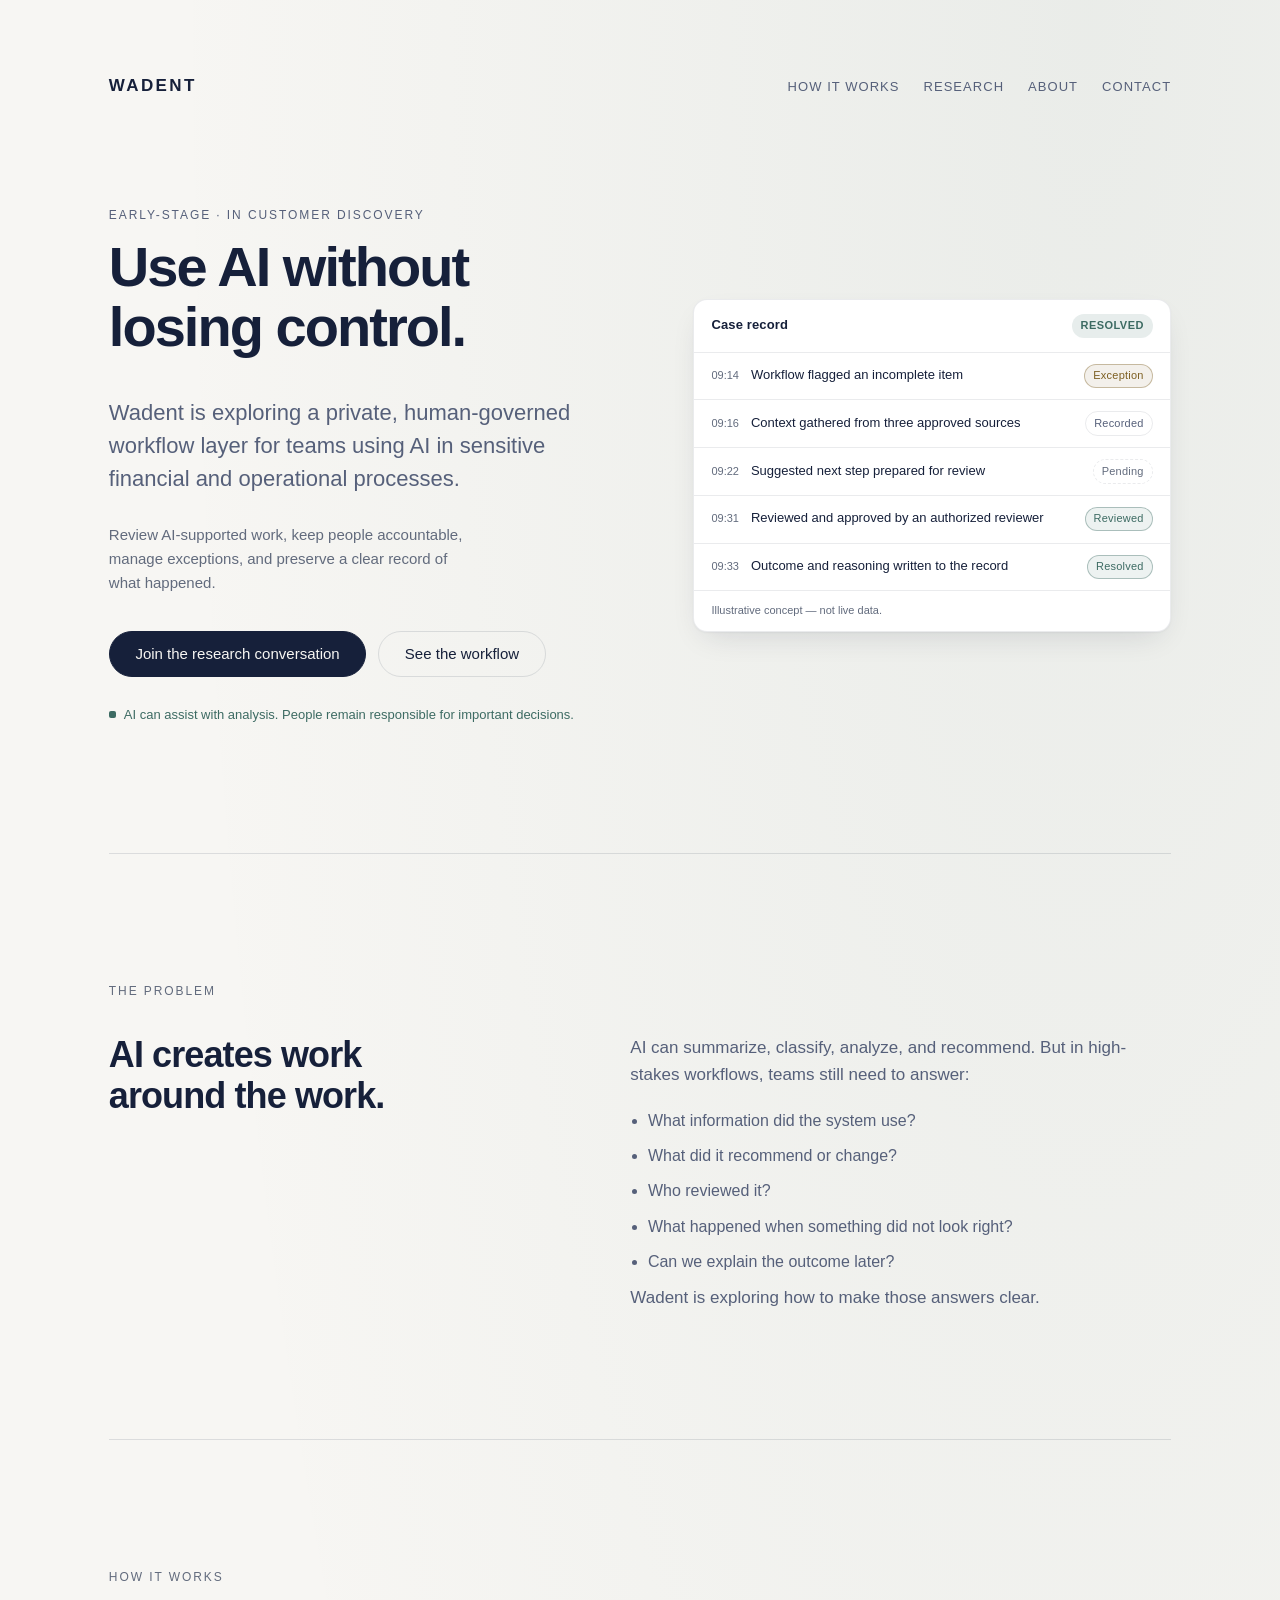
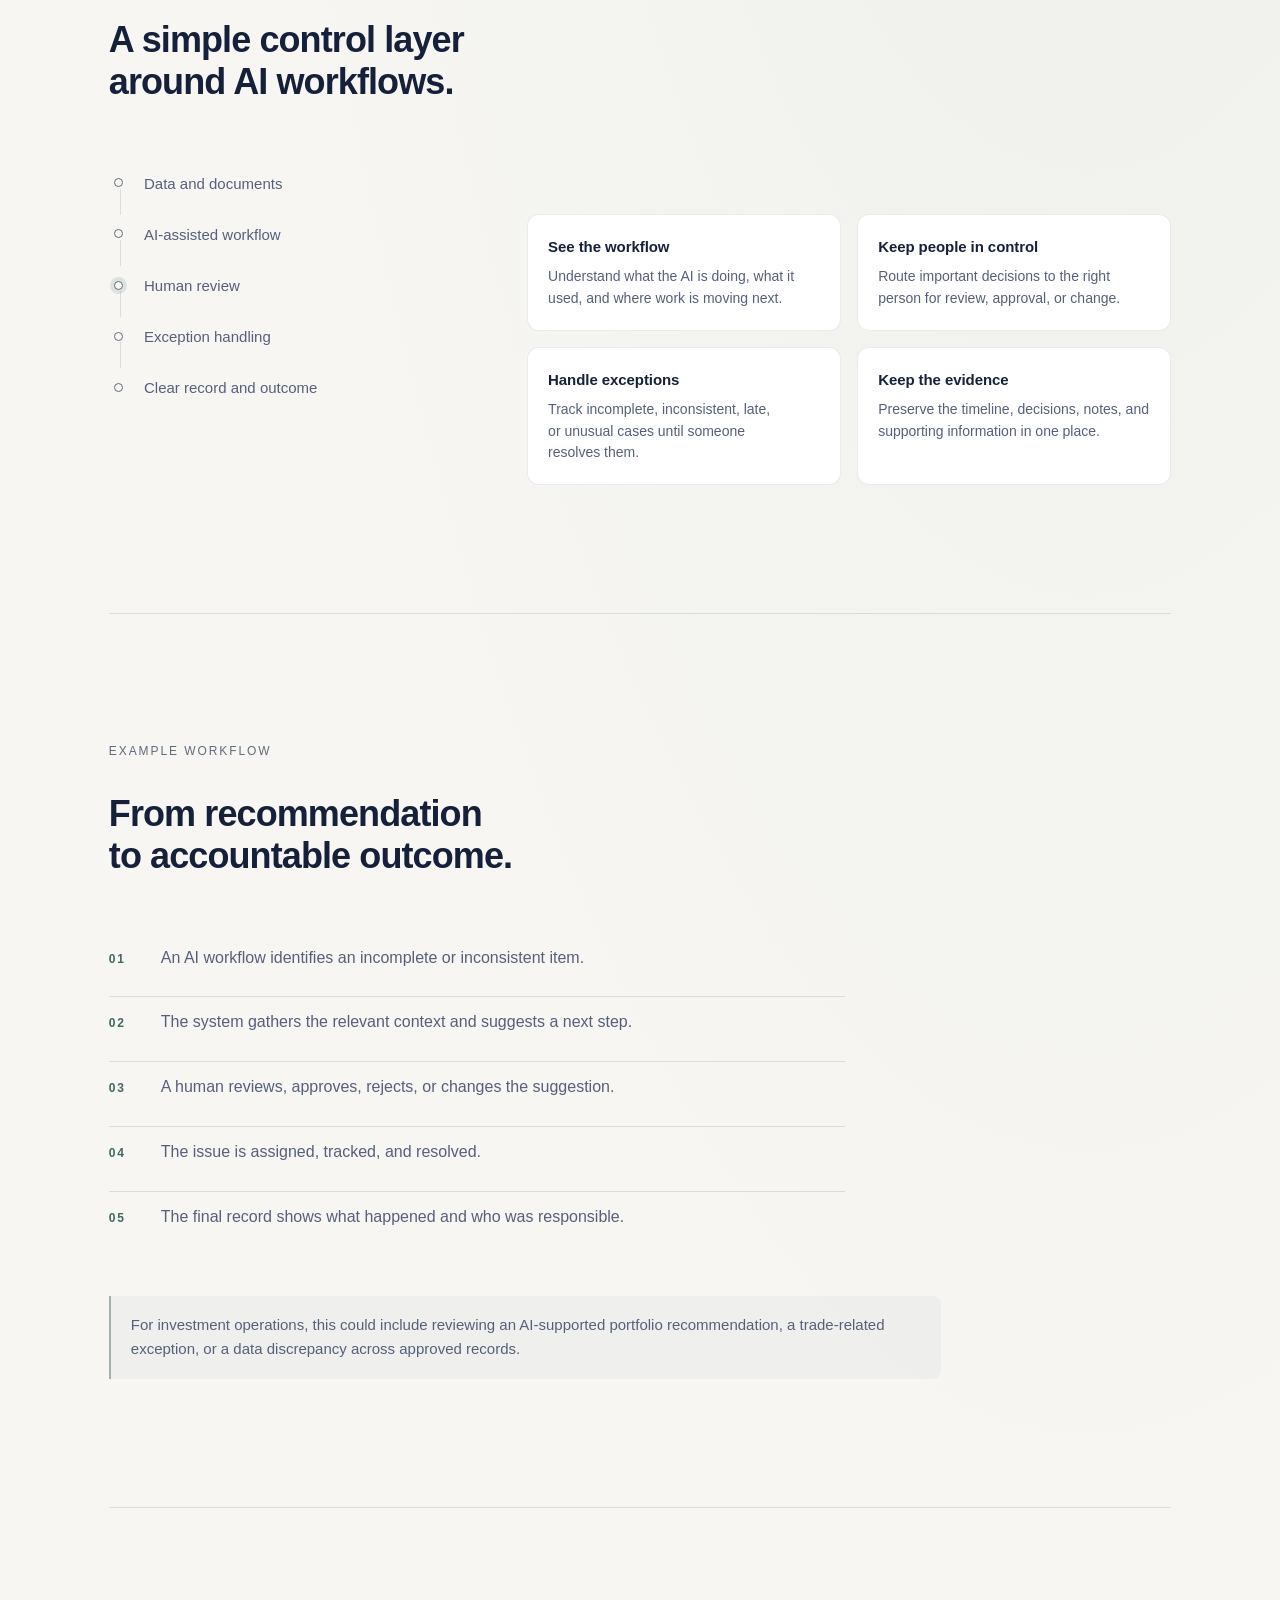
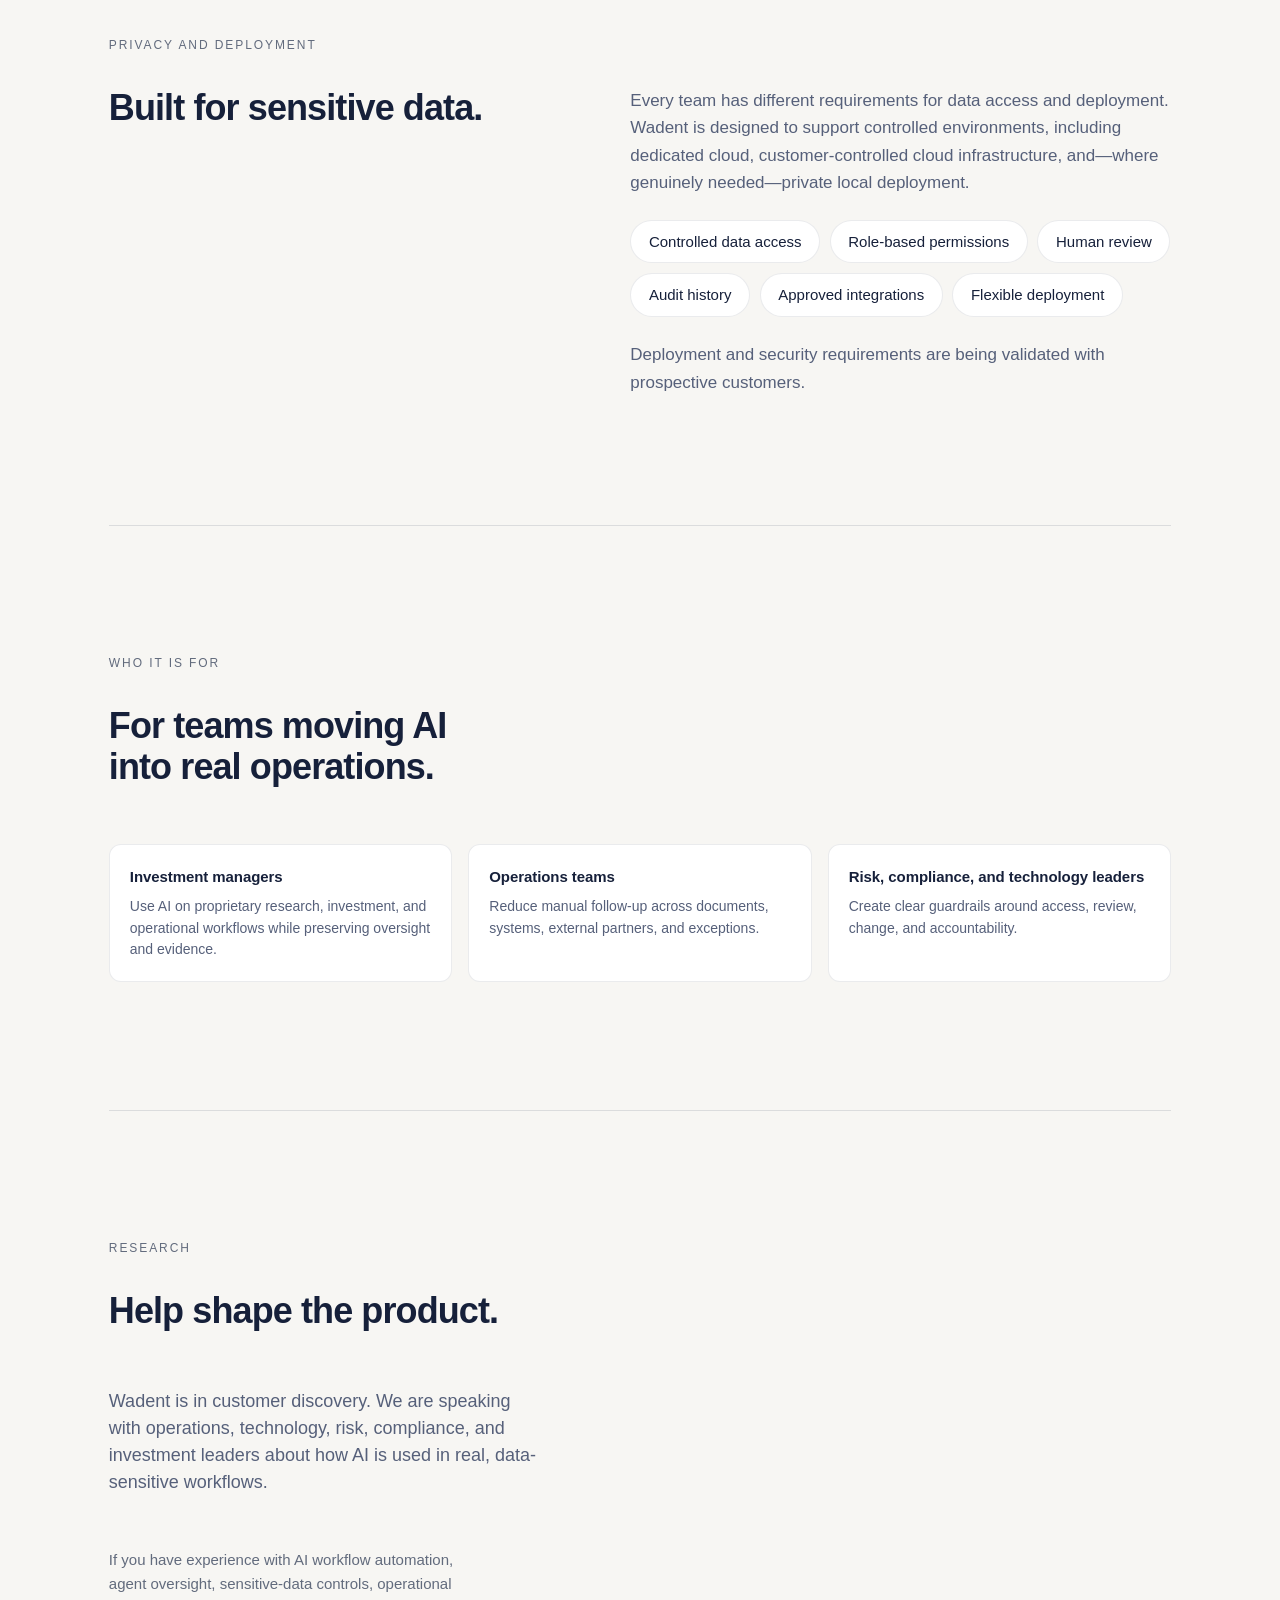
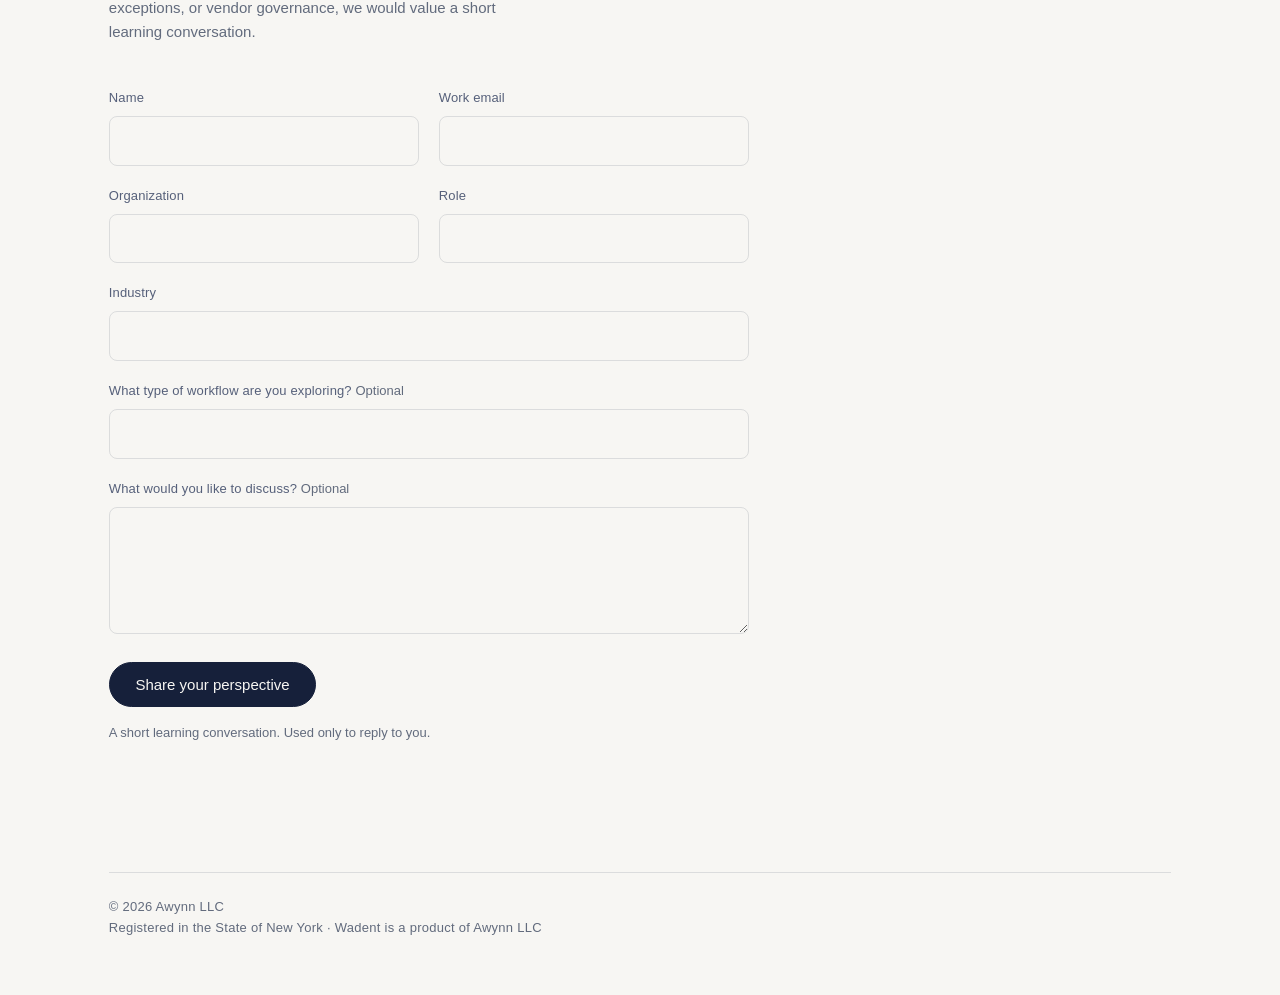
<file: index.html>
<!DOCTYPE html>
<html lang="en">
<head>
<meta charset="utf-8">
<meta name="viewport" content="width=device-width, initial-scale=1">
<title>Wadent &mdash; Use AI without losing control</title>
<meta name="description" content="Wadent is exploring a private, human-governed workflow layer for teams using AI in sensitive financial and operational processes.">
<meta name="robots" content="noindex, nofollow">
<meta property="og:title" content="Wadent &mdash; Use AI without losing control">
<meta property="og:description" content="A workflow and evidence layer for AI-enabled operations in regulated financial services.">
<meta property="og:type" content="website">
<link rel="icon" href="data:image/svg+xml,<svg xmlns='http://www.w3.org/2000/svg' viewBox='0 0 32 32'><rect width='32' height='32' rx='6' fill='%231b2434'/><text x='16' y='22' font-family='Helvetica,Arial,sans-serif' font-size='16' font-weight='600' fill='%23f7f6f3' text-anchor='middle'>W</text></svg>">
<link rel="stylesheet" href="styles.css">
</head>
<body>
  <div class="page page--wide">
    <header class="masthead">
      <a class="wordmark" href="./">Wadent</a>
      <nav class="nav">
        <a href="#how-it-works">How it works</a>
        <a href="research.html">Research</a>
        <a href="about.html">About</a>
        <a href="#contact">Contact</a>
      </nav>
    </header>

    <main>
      <!-- ============================= 1. Hero ============================ -->
      <section class="section section--hero">
        <div class="hero-grid">
          <div class="hero-copy">
            <p class="eyebrow">Early-stage &middot; in customer discovery</p>

            <h1 class="display">Use AI without losing control.</h1>

            <p class="lede">Wadent is exploring a private, human-governed workflow layer for
            teams using AI in sensitive financial and operational processes.</p>

            <p class="support">Review AI-supported work, keep people accountable, manage
            exceptions, and preserve a clear record of what happened.</p>

            <div class="btn-row">
              <a class="btn btn--primary" href="#contact">Join the research conversation</a>
              <a class="btn btn--ghost" href="#how-it-works">See the workflow</a>
            </div>

            <p class="trust-line"><span class="lock" aria-hidden="true"></span>AI can assist with
            analysis. People remain responsible for important decisions.</p>
          </div>

          <figure class="panel" aria-labelledby="hero-cap">
            <div class="panel-bar">
              <span class="panel-title">Case record</span>
              <span class="state state--resolved">Resolved</span>
            </div>

            <ol class="timeline">
              <li class="tl">
                <span class="tl-time">09:14</span>
                <span class="tl-body">Workflow flagged an incomplete item</span>
                <span class="tag tag--exception">Exception</span>
              </li>
              <li class="tl">
                <span class="tl-time">09:16</span>
                <span class="tl-body">Context gathered from three approved sources</span>
                <span class="tag">Recorded</span>
              </li>
              <li class="tl">
                <span class="tl-time">09:22</span>
                <span class="tl-body">Suggested next step prepared for review</span>
                <span class="tag tag--pending">Pending</span>
              </li>
              <li class="tl">
                <span class="tl-time">09:31</span>
                <span class="tl-body">Reviewed and approved by an authorized reviewer</span>
                <span class="tag tag--reviewed">Reviewed</span>
              </li>
              <li class="tl">
                <span class="tl-time">09:33</span>
                <span class="tl-body">Outcome and reasoning written to the record</span>
                <span class="tag tag--reviewed">Resolved</span>
              </li>
            </ol>

            <figcaption class="panel-cap" id="hero-cap">Illustrative concept &mdash; not live data.</figcaption>
          </figure>
        </div>
      </section>

      <!-- =========================== 2. Problem =========================== -->
      <section class="section">
        <p class="section-label">The problem</p>
        <div class="split">
          <h2 class="heading">AI creates work around the work.</h2>
          <div class="prose">
            <p>AI can summarize, classify, analyze, and recommend. But in high-stakes
            workflows, teams still need to answer:</p>
            <ul class="bullets">
              <li>What information did the system use?</li>
              <li>What did it recommend or change?</li>
              <li>Who reviewed it?</li>
              <li>What happened when something did not look right?</li>
              <li>Can we explain the outcome later?</li>
            </ul>
            <p>Wadent is exploring how to make those answers clear.</p>
          </div>
        </div>
      </section>

      <!-- ========================= 3. How it works ======================== -->
      <section class="section" id="how-it-works">
        <p class="section-label">How it works</p>
        <h2 class="heading">A simple control layer around AI workflows.</h2>

        <div class="works-grid">
          <ol class="pipeline">
            <li>Data and documents</li>
            <li>AI-assisted workflow</li>
            <li class="pipeline-human">Human review</li>
            <li>Exception handling</li>
            <li>Clear record and outcome</li>
          </ol>

          <ul class="cards cards--two">
            <li>
              <h3>See the workflow</h3>
              <p>Understand what the AI is doing, what it used, and where work is moving next.</p>
            </li>
            <li>
              <h3>Keep people in control</h3>
              <p>Route important decisions to the right person for review, approval, or change.</p>
            </li>
            <li>
              <h3>Handle exceptions</h3>
              <p>Track incomplete, inconsistent, late, or unusual cases until someone resolves them.</p>
            </li>
            <li>
              <h3>Keep the evidence</h3>
              <p>Preserve the timeline, decisions, notes, and supporting information in one place.</p>
            </li>
          </ul>
        </div>
      </section>

      <!-- ======================= 4. Example workflow ====================== -->
      <section class="section">
        <p class="section-label">Example workflow</p>
        <h2 class="heading">From recommendation to accountable outcome.</h2>

        <ol class="steps-num">
          <li><span class="step-num">01</span><p>An AI workflow identifies an incomplete or inconsistent item.</p></li>
          <li><span class="step-num">02</span><p>The system gathers the relevant context and suggests a next step.</p></li>
          <li><span class="step-num">03</span><p>A human reviews, approves, rejects, or changes the suggestion.</p></li>
          <li><span class="step-num">04</span><p>The issue is assigned, tracked, and resolved.</p></li>
          <li><span class="step-num">05</span><p>The final record shows what happened and who was responsible.</p></li>
        </ol>

        <p class="callout">For investment operations, this could include reviewing an
        AI-supported portfolio recommendation, a trade-related exception, or a data
        discrepancy across approved records.</p>
      </section>

      <!-- ==================== 5. Privacy and deployment =================== -->
      <section class="section">
        <p class="section-label">Privacy and deployment</p>
        <div class="split">
          <h2 class="heading">Built for sensitive data.</h2>
          <div class="prose">
            <p>Every team has different requirements for data access and deployment. Wadent is
            designed to support controlled environments, including dedicated cloud,
            customer-controlled cloud infrastructure, and&mdash;where genuinely
            needed&mdash;private local deployment.</p>

            <ul class="segments segments--plain">
              <li>Controlled data access</li>
              <li>Role-based permissions</li>
              <li>Human review</li>
              <li>Audit history</li>
              <li>Approved integrations</li>
              <li>Flexible deployment</li>
            </ul>

            <p class="footnote">Deployment and security requirements are being validated with
            prospective customers.</p>
          </div>
        </div>
      </section>

      <!-- ========================= 6. Who it is for ======================= -->
      <section class="section">
        <p class="section-label">Who it is for</p>
        <h2 class="heading">For teams moving AI into real operations.</h2>

        <ul class="cards">
          <li>
            <h3>Investment managers</h3>
            <p>Use AI on proprietary research, investment, and operational workflows while
            preserving oversight and evidence.</p>
          </li>
          <li>
            <h3>Operations teams</h3>
            <p>Reduce manual follow-up across documents, systems, external partners, and
            exceptions.</p>
          </li>
          <li>
            <h3>Risk, compliance, and technology leaders</h3>
            <p>Create clear guardrails around access, review, change, and accountability.</p>
          </li>
        </ul>
      </section>

      <!-- ========================= 7. Research CTA ======================== -->
      <section class="section section--form" id="contact">
        <p class="section-label">Research</p>
        <h2 class="heading">Help shape the product.</h2>
        <p class="lede lede--sm">Wadent is in customer discovery. We are speaking with
        operations, technology, risk, compliance, and investment leaders about how AI is used in
        real, data-sensitive workflows.</p>
        <p class="support">If you have experience with AI workflow automation, agent oversight,
        sensitive-data controls, operational exceptions, or vendor governance, we would value a
        short learning conversation.</p>

        <form class="form" action="https://formspree.io/f/xeaqzzyv" method="POST">
          <div class="field-row">
            <p class="field">
              <label for="name">Name</label>
              <input id="name" name="name" type="text" autocomplete="name" required>
            </p>
            <p class="field">
              <label for="email">Work email</label>
              <input id="email" name="email" type="email" autocomplete="email" required>
            </p>
          </div>
          <div class="field-row">
            <p class="field">
              <label for="organization">Organization</label>
              <input id="organization" name="organization" type="text" autocomplete="organization">
            </p>
            <p class="field">
              <label for="role">Role</label>
              <input id="role" name="role" type="text" autocomplete="organization-title">
            </p>
          </div>
          <p class="field">
            <label for="industry">Industry</label>
            <input id="industry" name="industry" type="text">
          </p>
          <p class="field">
            <label for="workflow">What type of workflow are you exploring? <span class="opt">Optional</span></label>
            <input id="workflow" name="workflow" type="text">
          </p>
          <p class="field">
            <label for="discuss">What would you like to discuss? <span class="opt">Optional</span></label>
            <textarea id="discuss" name="discuss" rows="4"></textarea>
          </p>

          <!-- Spam trap: real people never fill this in. -->
          <p class="gotcha" aria-hidden="true">
            <label for="company-website">Leave this field empty</label>
            <input id="company-website" name="_gotcha" type="text" tabindex="-1" autocomplete="off">
          </p>

          <button class="btn btn--primary" type="submit">Share your perspective</button>
          <p class="form-note">A short learning conversation. Used only to reply to you.</p>
        </form>
      </section>
    </main>

    <footer class="footer">
      <p class="footer-legal">&copy; 2026 Awynn LLC</p>
      <p class="footer-meta">Registered in the State of New York &middot; Wadent is a product of Awynn LLC</p>
    </footer>
  </div>

  <script src="site.js"></script>
</body>
</html>
</file>
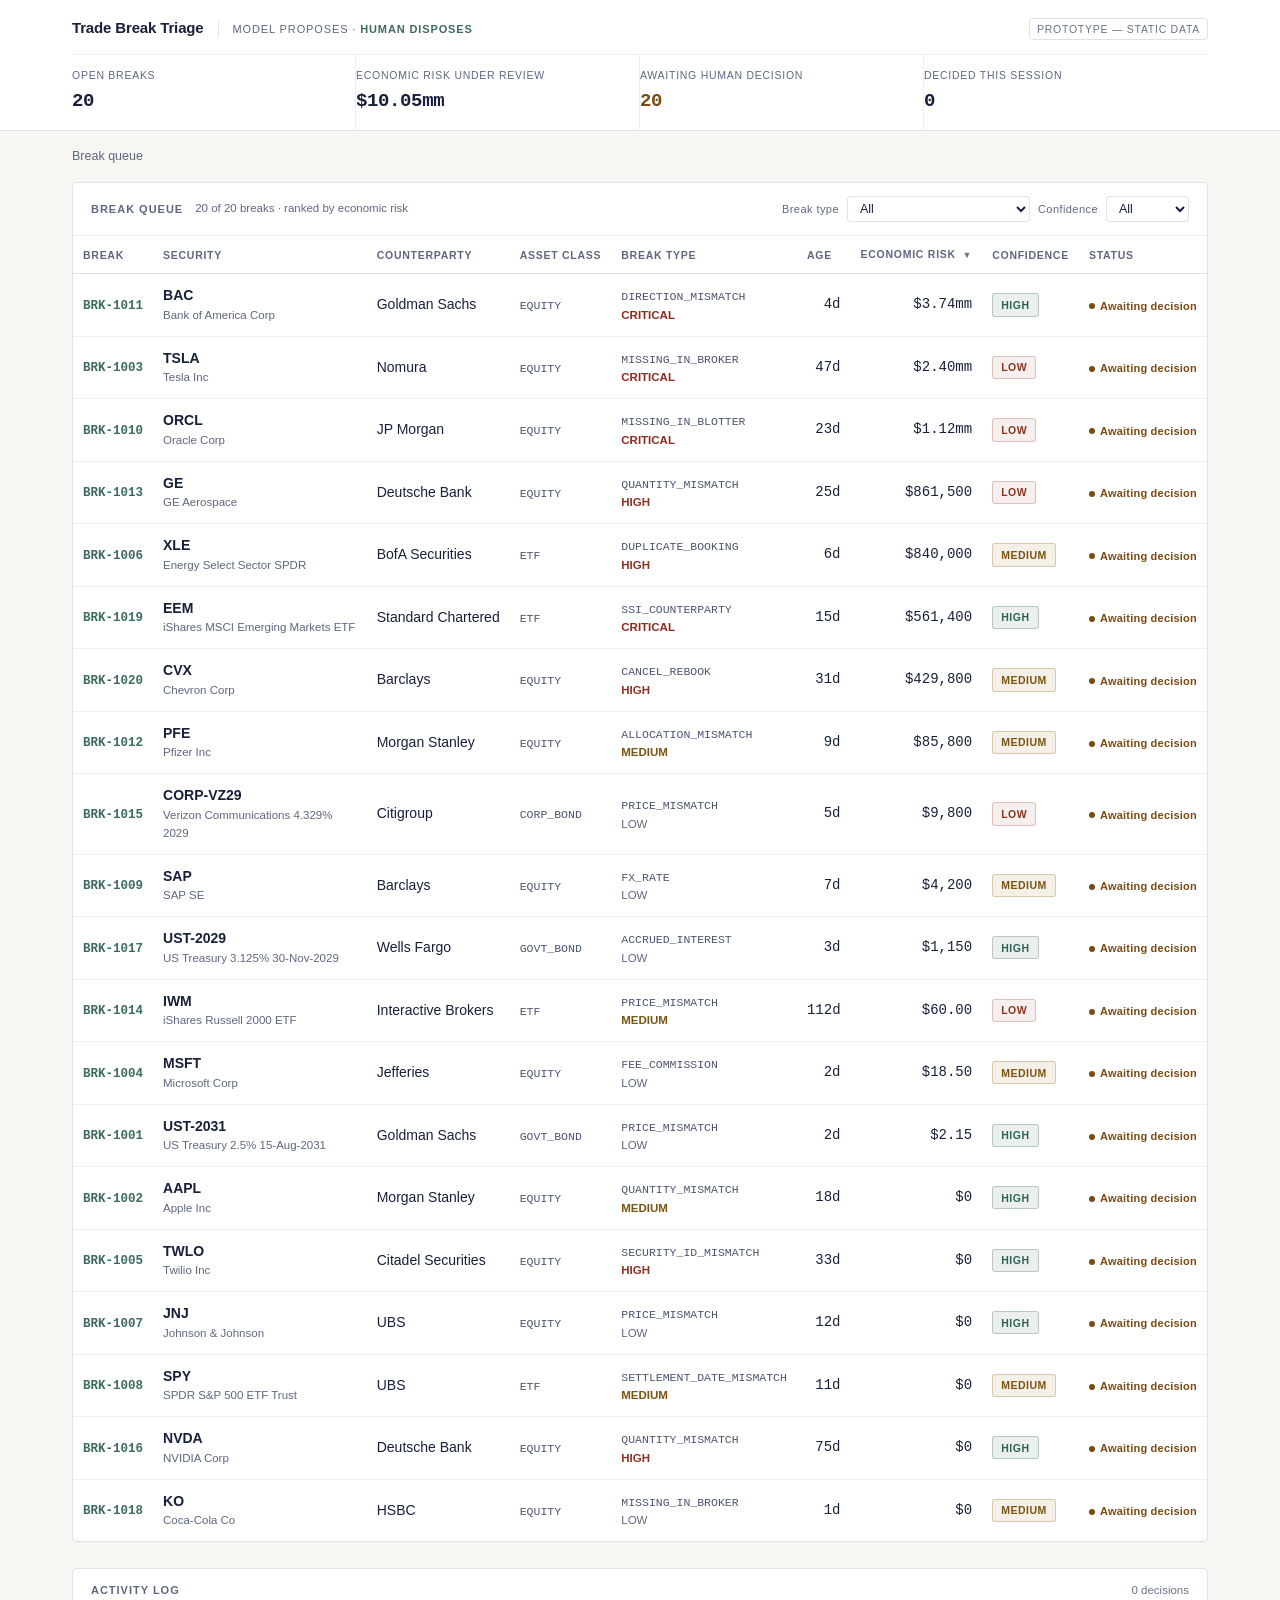
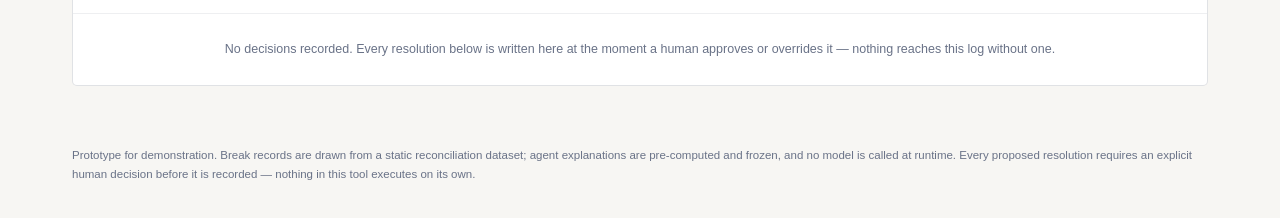
<file: demo/index.html>
<!doctype html>
<html lang="en">
<head>
<meta charset="utf-8">
<meta name="viewport" content="width=device-width, initial-scale=1">
<title>Trade Break Triage — Model proposes, human disposes</title>
<meta name="robots" content="noindex, nofollow">
<style>
  /* Palette is the company site's own token set (styles.css on awynn), so the
     prototype and the page that links to it stay in step. Both follow the
     visitor's system theme through the same prefers-color-scheme query.

     Semantic colours -- confidence, severity, the decision gate -- are held
     apart from the brand accent on purpose: they carry meaning, so they keep
     their own hues rather than collapsing into the site's teal. */
  :root{
    color-scheme:light;

    --bg:#f7f6f3;
    --surface:#ffffff;
    --surface-2:#fbfaf7;
    --ink:#16203a;
    --ink-2:#4c5670;
    --muted:#5d6780;
    --faint:#697287;
    --line:rgba(22,32,58,.13);
    --line-2:rgba(22,32,58,.07);

    --accent:#3d6b63;
    --accent-soft:rgba(61,107,99,.07);
    --accent-line:rgba(61,107,99,.22);

    /* Buttons follow the site: solid ink, ground-coloured label. */
    --btn-bg:#16203a;  --btn-bg-hover:#0f1729;  --btn-fg:#f7f6f3;
    --btn-line:rgba(22,32,58,.22);
    --btn-hover-bg:rgba(22,32,58,.05);
    --btn-hover-line:rgba(22,32,58,.34);

    --approve-bg:#2f6357; --approve-bg-hover:#25514a; --approve-fg:#f7f6f3;

    --hi:#2f6357;  --hi-bg:rgba(61,107,99,.10);   --hi-line:rgba(61,107,99,.30);
    --med:#7a5411; --med-bg:rgba(154,113,38,.11); --med-line:rgba(154,113,38,.30);
    --lo:#8a3524;  --lo-bg:rgba(138,53,36,.08);   --lo-line:rgba(138,53,36,.24);

    --crit:#8a2a20;
    --gate:#7a4a12;
    --gate-bg:rgba(196,148,58,.10);
    --gate-line:rgba(154,113,38,.32);

    --mono:ui-monospace,"SF Mono",Menlo,Consolas,monospace;
    --sans:-apple-system,BlinkMacSystemFont,"Segoe UI",Inter,Roboto,Helvetica,Arial,sans-serif;
    --radius:5px;
  }

  @media (prefers-color-scheme: dark){
    :root{
      color-scheme:dark;

      --bg:#12161f;
      --surface:#1a1f2b;
      --surface-2:#161b25;
      --ink:#eceae5;
      --ink-2:#c2c7d2;
      --muted:#9aa3b5;
      --faint:#828b9f;
      --line:rgba(236,234,229,.14);
      --line-2:rgba(236,234,229,.08);

      --accent:#7fb3a7;
      --accent-soft:rgba(127,179,167,.10);
      --accent-line:rgba(127,179,167,.26);

      --btn-bg:#eceae5;  --btn-bg-hover:#ffffff;  --btn-fg:#12161f;
      --btn-line:rgba(236,234,229,.22);
      --btn-hover-bg:rgba(236,234,229,.06);
      --btn-hover-line:rgba(236,234,229,.34);

      --approve-bg:#7fb3a7; --approve-bg-hover:#93c2b7; --approve-fg:#12161f;

      --hi:#7fb3a7;  --hi-bg:rgba(127,179,167,.13); --hi-line:rgba(127,179,167,.32);
      --med:#d9b06a; --med-bg:rgba(217,176,106,.13); --med-line:rgba(217,176,106,.30);
      --lo:#e0907c;  --lo-bg:rgba(224,144,124,.13); --lo-line:rgba(224,144,124,.30);

      --crit:#e5877a;
      --gate:#d9b06a;
      --gate-bg:rgba(217,176,106,.09);
      --gate-line:rgba(217,176,106,.28);
    }
  }

  *{box-sizing:border-box}
  html,body{margin:0;padding:0}
  body{
    background:var(--bg); color:var(--ink);
    font-family:var(--sans); font-size:14px; line-height:1.55;
    -webkit-font-smoothing:antialiased;
  }
  .num{font-family:var(--mono); font-variant-numeric:tabular-nums}
  button{font-family:inherit; font-size:inherit; cursor:pointer}

  .wrap{max-width:1180px; margin:0 auto; padding:0 22px}

  /* ---------- header ---------- */
  header.top{background:var(--surface); border-bottom:1px solid var(--line)}
  .top-in{display:flex; align-items:baseline; gap:14px; padding:16px 0 14px; flex-wrap:wrap}
  .brand{font-size:15px; font-weight:640; letter-spacing:-.01em}
  .principle{
    font-size:11px; letter-spacing:.08em; text-transform:uppercase;
    color:var(--muted); border-left:1px solid var(--line); padding-left:14px;
  }
  .principle b{color:var(--accent); font-weight:620}
  .demo-tag{
    margin-left:auto; font-size:10.5px; letter-spacing:.07em; text-transform:uppercase;
    color:var(--faint); border:1px solid var(--line); border-radius:3px; padding:2px 7px;
  }

  /* ---------- stat strip ---------- */
  .stats{display:grid; grid-template-columns:repeat(4,1fr); border-top:1px solid var(--line-2)}
  .stat{padding:12px 0 14px; border-right:1px solid var(--line-2)}
  .stat:last-child{border-right:0}
  .stat .k{font-size:10.5px; letter-spacing:.07em; text-transform:uppercase; color:var(--muted)}
  .stat .v{font-family:var(--mono); font-size:19px; font-weight:600; letter-spacing:-.02em; margin-top:3px}
  .stat .v.attn{color:var(--gate)}

  /* ---------- crumb ---------- */
  .crumb{display:flex; align-items:center; gap:9px; padding:16px 0 0; font-size:12.5px; color:var(--muted)}
  .crumb button{
    background:none; border:0; color:var(--accent); padding:0;
    font-weight:530; text-decoration:underline; text-underline-offset:2px;
  }
  .crumb .sep{color:var(--faint)}

  main{padding:0 0 40px}
  .panel{
    background:var(--surface); border:1px solid var(--line);
    border-radius:var(--radius); margin-top:16px;
  }
  .panel-hd{
    padding:13px 18px; border-bottom:1px solid var(--line-2);
    display:flex; align-items:center; gap:12px; flex-wrap:wrap;
  }
  .panel-hd h2{
    margin:0; font-size:11px; letter-spacing:.09em; text-transform:uppercase;
    color:var(--muted); font-weight:620;
  }
  .panel-bd{padding:18px}

  /* ---------- filters ---------- */
  .filters{margin-left:auto; display:flex; gap:8px; align-items:center; flex-wrap:wrap}
  .filters label{font-size:11px; color:var(--muted); letter-spacing:.04em}
  select{
    font-family:inherit; font-size:12.5px; color:var(--ink);
    background:var(--surface); border:1px solid var(--line);
    border-radius:4px; padding:4px 8px;
  }

  /* ---------- table ---------- */
  .tscroll{overflow-x:auto}
  table{width:100%; border-collapse:collapse}
  thead th{
    text-align:left; font-size:10.5px; letter-spacing:.07em; text-transform:uppercase;
    color:var(--muted); font-weight:620; padding:10px 10px;
    border-bottom:1px solid var(--line); white-space:nowrap; user-select:none;
  }
  thead th.sortable{cursor:pointer}
  thead th.sortable:hover{color:var(--ink-2)}
  thead th .arrow{color:var(--faint); font-size:9px; margin-left:3px}
  tbody tr{border-bottom:1px solid var(--line-2); cursor:pointer}
  tbody tr:last-child{border-bottom:0}
  tbody tr:hover{background:var(--surface-2)}
  tbody td{padding:11px 10px; vertical-align:middle}
  th:nth-child(1),td:nth-child(1){width:1%; white-space:nowrap}
  th:nth-child(2),td:nth-child(2){min-width:158px}
  th:nth-child(3),td:nth-child(3){white-space:nowrap}
  td.r{text-align:right}
  .tid{font-family:var(--mono); font-size:12.5px; font-weight:560; color:var(--accent); white-space:nowrap}
  .tick{font-weight:600}
  .sub{font-size:11.5px; color:var(--muted)}
  .cat{font-family:var(--mono); font-size:11.5px; color:var(--ink-2)}

  /* ---------- badges ---------- */
  .badge{
    display:inline-block; font-size:10.5px; letter-spacing:.05em; text-transform:uppercase;
    font-weight:640; padding:2.5px 8px; border-radius:3px; border:1px solid transparent;
    white-space:nowrap;
  }
  .badge.high{color:var(--hi); background:var(--hi-bg); border-color:var(--hi-line)}
  .badge.medium{color:var(--med); background:var(--med-bg); border-color:var(--med-line)}
  .badge.low{color:var(--lo); background:var(--lo-bg); border-color:var(--lo-line)}
  .badge.neutral{color:var(--muted); background:var(--surface-2); border-color:var(--line)}

  .sev{font-size:11.5px; font-weight:600}
  .sev.CRITICAL{color:var(--crit)}
  .sev.HIGH{color:var(--lo)}
  .sev.MEDIUM{color:var(--med)}
  .sev.LOW{color:var(--muted); font-weight:500}

  .status-chip{
    display:inline-flex; align-items:center; gap:5px;
    font-size:11px; font-weight:600; letter-spacing:.02em; white-space:nowrap;
  }
  .status-chip .dot{width:6px; height:6px; border-radius:50%; flex:none}
  .status-chip.pending{color:var(--gate)}
  .status-chip.pending .dot{background:var(--gate)}
  .status-chip.approved{color:var(--hi)}
  .status-chip.approved .dot{background:var(--hi)}
  .status-chip.overridden{color:var(--accent)}
  .status-chip.overridden .dot{background:var(--accent)}

  /* ---------- detail ---------- */
  .detail-hd{padding:18px; border-bottom:1px solid var(--line-2)}
  .detail-title{display:flex; align-items:baseline; gap:11px; flex-wrap:wrap}
  .detail-title .id{font-family:var(--mono); font-size:13px; color:var(--accent); font-weight:600}
  .detail-title h1{margin:0; font-size:19px; font-weight:640; letter-spacing:-.02em}
  .detail-title .isin{font-family:var(--mono); font-size:11.5px; color:var(--faint)}
  .facts{
    display:grid; grid-template-columns:repeat(auto-fit,minmax(142px,1fr));
    gap:14px 20px; margin-top:15px;
  }
  .fact .k{font-size:10.5px; letter-spacing:.06em; text-transform:uppercase; color:var(--muted)}
  .fact .v{font-size:13px; margin-top:2px; font-weight:530; overflow-wrap:anywhere}
  .fact .v.mono{font-family:var(--mono); font-variant-numeric:tabular-nums}

  .split{display:grid; grid-template-columns:1fr 1fr; gap:0; border-top:1px solid var(--line-2)}
  @media (max-width:820px){ .split{grid-template-columns:1fr} }
  .side{padding:18px}
  .side + .side{border-left:1px solid var(--line-2)}
  @media (max-width:820px){ .side + .side{border-left:0; border-top:1px solid var(--line-2)} }
  .side h3{
    margin:0 0 3px; font-size:11px; letter-spacing:.09em; text-transform:uppercase;
    color:var(--muted); font-weight:620;
  }
  .side .src{font-size:11.5px; color:var(--faint); margin-bottom:12px}
  .cmp{width:100%; border-collapse:collapse}
  .cmp td{padding:7px 0; border-bottom:1px solid var(--line-2); font-size:13px}
  .cmp tr:last-child td{border-bottom:0}
  .cmp td.lbl{color:var(--muted); font-size:11.5px; width:44%}
  .cmp td.val{font-family:var(--mono); font-variant-numeric:tabular-nums; text-align:right}
  .cmp tr.mismatch td.val{color:var(--lo); font-weight:600}
  .cmp tr.mismatch td.lbl{color:var(--ink-2); font-weight:530}

  .reason{padding:18px; border-top:1px solid var(--line-2)}
  .reason h3{
    margin:0 0 4px; font-size:11px; letter-spacing:.09em; text-transform:uppercase;
    color:var(--muted); font-weight:620;
  }
  .byline{font-size:11.5px; color:var(--faint); margin-bottom:11px}
  .prose{font-size:14px; line-height:1.68; color:var(--ink-2); max-width:74ch}

  .evidence{margin:16px 0 0; padding:0; list-style:none}
  .evidence li{
    position:relative; padding:5px 0 5px 20px; font-size:12.5px;
    color:var(--ink-2); line-height:1.55;
  }
  .evidence li::before{
    content:""; position:absolute; left:4px; top:12px;
    width:5px; height:5px; border-radius:50%; background:var(--faint);
  }
  .ev-hd{
    font-size:10.5px; letter-spacing:.07em; text-transform:uppercase;
    color:var(--muted); font-weight:620; margin-top:18px;
  }

  .caveat{
    margin-top:16px; padding:12px 14px; background:var(--surface-2);
    border:1px solid var(--line); border-left:2px solid var(--med);
    border-radius:0 4px 4px 0;
  }
  .caveat .h{
    font-size:10.5px; letter-spacing:.07em; text-transform:uppercase;
    color:var(--med); font-weight:640; margin-bottom:4px;
  }
  .caveat p{margin:0; font-size:12.5px; line-height:1.6; color:var(--ink-2); max-width:72ch}

  .ca-ref{
    margin-top:16px; padding:12px 14px; background:var(--accent-soft);
    border:1px solid var(--accent-line); border-radius:4px;
  }
  .ca-ref .h{
    font-size:10.5px; letter-spacing:.07em; text-transform:uppercase;
    color:var(--accent); font-weight:640; margin-bottom:4px;
  }
  .ca-ref p{margin:0; font-size:12.5px; line-height:1.6; color:var(--ink-2); max-width:72ch}

  /* ---------- proposal ---------- */
  .proposal{
    margin:18px; padding:16px 18px; border:1px solid var(--line);
    border-radius:4px; background:var(--surface-2);
  }
  .proposal .h{
    font-size:10.5px; letter-spacing:.07em; text-transform:uppercase;
    color:var(--muted); font-weight:640;
  }
  .proposal .action{font-size:17px; font-weight:640; letter-spacing:-.015em; margin-top:5px}
  .proposal .meta{display:flex; gap:9px; align-items:center; margin-top:9px; flex-wrap:wrap}
  .not-exec{
    font-size:11.5px; color:var(--gate); font-weight:560; margin-top:11px;
    padding-top:10px; border-top:1px solid var(--line);
  }

  .actions-row{padding:0 18px 18px; display:flex; gap:9px; flex-wrap:wrap}

  /* ---------- buttons ---------- */
  .btn{
    border:1px solid var(--btn-line); background:var(--surface); color:var(--ink);
    border-radius:4px; padding:9px 16px; font-weight:560; font-size:13px;
    transition:background .12s,border-color .12s;
  }
  .btn:hover{background:var(--btn-hover-bg); border-color:var(--btn-hover-line)}
  .btn.primary{background:var(--btn-bg); border-color:var(--btn-bg); color:var(--btn-fg)}
  .btn.primary:hover{background:var(--btn-bg-hover); border-color:var(--btn-bg-hover)}
  .btn.approve{background:var(--approve-bg); border-color:var(--approve-bg);
    color:var(--approve-fg); padding:11px 22px}
  .btn.approve:hover{background:var(--approve-bg-hover); border-color:var(--approve-bg-hover)}
  .btn.override{background:var(--surface); border-color:var(--btn-line); color:var(--ink); padding:11px 22px}
  .btn.override:hover{background:var(--btn-hover-bg); border-color:var(--btn-hover-line)}
  .btn:disabled{opacity:.5; cursor:not-allowed}

  /* ---------- decision gate ---------- */
  .gate{
    margin-top:16px; background:var(--surface);
    border:1px solid var(--gate-line); border-left:3px solid var(--gate);
    border-radius:var(--radius);
  }
  .gate-hd{
    padding:13px 20px; background:var(--gate-bg); border-bottom:1px solid var(--gate-line);
    display:flex; align-items:center; gap:10px; flex-wrap:wrap;
  }
  .gate-hd .lbl{
    font-size:11px; letter-spacing:.1em; text-transform:uppercase;
    font-weight:680; color:var(--gate);
  }
  .gate-hd .who{font-size:11.5px; color:var(--muted); margin-left:auto}
  .gate-bd{padding:20px}

  .two-col{display:grid; grid-template-columns:1fr 1fr; gap:0; border:1px solid var(--line); border-radius:4px}
  @media (max-width:760px){ .two-col{grid-template-columns:1fr} }
  .col{padding:15px 17px}
  .col + .col{border-left:1px solid var(--line)}
  @media (max-width:760px){ .col + .col{border-left:0; border-top:1px solid var(--line)} }
  .col h4{
    margin:0 0 2px; font-size:10.5px; letter-spacing:.07em; text-transform:uppercase;
    color:var(--muted); font-weight:640;
  }
  .col .prov{font-size:11px; color:var(--faint); margin-bottom:11px; font-style:italic}
  .kv{display:flex; justify-content:space-between; gap:12px; padding:5px 0; font-size:12.5px}
  .kv .k{color:var(--muted)}
  .kv .v{font-weight:560; text-align:right}
  .kv .v.mono{font-family:var(--mono)}

  .gate-q{
    margin:20px 0 15px; padding:15px 17px; background:var(--surface-2);
    border:1px solid var(--line); border-radius:4px;
  }
  .gate-q .q{font-size:15px; font-weight:620; letter-spacing:-.01em}
  .gate-q .a{font-size:12.5px; color:var(--muted); margin-top:5px; max-width:70ch; line-height:1.6}

  .decide{display:flex; gap:11px; flex-wrap:wrap; align-items:center}
  .decide .hint{font-size:11.5px; color:var(--muted)}

  .override-box{
    margin-top:16px; padding:16px 17px; border:1px solid var(--line);
    border-radius:4px; background:var(--surface-2);
  }
  .override-box h4{
    margin:0 0 10px; font-size:10.5px; letter-spacing:.07em; text-transform:uppercase;
    color:var(--muted); font-weight:640;
  }
  .opts{display:flex; flex-direction:column; gap:1px}
  .opt{
    display:flex; align-items:flex-start; gap:9px; padding:8px 10px;
    border:1px solid transparent; border-radius:4px; cursor:pointer; font-size:13px;
  }
  .opt:hover{background:var(--surface); border-color:var(--line)}
  .opt input{margin:3px 0 0; accent-color:var(--accent)}
  .opt .was{font-size:11px; color:var(--faint); margin-left:6px}
  textarea{
    width:100%; margin-top:11px; font-family:inherit; font-size:13px;
    padding:9px 11px; border:1px solid var(--line); border-radius:4px;
    resize:vertical; min-height:64px; color:var(--ink); background:var(--surface);
  }
  textarea:focus{outline:none; border-color:var(--accent)}

  .confirmed{
    padding:18px 20px; border:1px solid var(--hi-line); border-left:3px solid var(--hi);
    border-radius:var(--radius); background:var(--hi-bg); margin-top:16px;
  }
  .confirmed.ovr{border-color:var(--accent-line); border-left-color:var(--accent); background:var(--accent-soft)}
  .confirmed .h{
    font-size:11px; letter-spacing:.1em; text-transform:uppercase;
    font-weight:680; color:var(--hi); margin-bottom:6px;
  }
  .confirmed.ovr .h{color:var(--accent)}
  .confirmed .what{font-size:16px; font-weight:640; letter-spacing:-.015em}
  .confirmed .meta{font-size:12.5px; color:var(--ink-2); margin-top:7px; line-height:1.65}
  .confirmed .note{
    margin-top:9px; padding-top:9px; border-top:1px solid var(--line);
    font-size:12.5px; color:var(--ink-2); font-style:italic;
  }

  /* ---------- activity log ---------- */
  .log{margin-top:26px; background:var(--surface); border:1px solid var(--line); border-radius:var(--radius)}
  .log-hd{
    padding:13px 18px; border-bottom:1px solid var(--line-2);
    display:flex; align-items:center; gap:12px;
  }
  .log-hd h2{
    margin:0; font-size:11px; letter-spacing:.09em; text-transform:uppercase;
    color:var(--muted); font-weight:620;
  }
  .log-hd .count{font-size:11.5px; color:var(--faint); margin-left:auto}
  .log-bd{max-height:290px; overflow-y:auto}
  .log-empty{padding:26px 18px; text-align:center; color:var(--faint); font-size:12.5px}
  .entry{display:flex; gap:14px; padding:12px 18px; border-bottom:1px solid var(--line-2); font-size:12.5px}
  .entry:last-child{border-bottom:0}
  .entry .ts{font-family:var(--mono); font-size:11.5px; color:var(--faint); flex:none; padding-top:1px}
  .entry .body{flex:1; min-width:0}
  .entry .line1{display:flex; gap:8px; align-items:baseline; flex-wrap:wrap}
  .entry .bid{font-family:var(--mono); font-weight:600; color:var(--accent)}
  .entry .verb{font-weight:620}
  .entry .verb.approved{color:var(--hi)}
  .entry .verb.overridden{color:var(--accent)}
  .entry .det{display:block; color:var(--ink-2); margin-top:3px; line-height:1.55}
  .entry .det s{color:var(--faint); text-decoration-thickness:1px}
  .entry .actor{display:block; font-size:11.5px; color:var(--muted); margin-top:3px}

  footer.foot{
    padding:20px 0 34px; font-size:11.5px; color:var(--faint); line-height:1.65;
  }
  .hidden{display:none!important}
</style>
</head>
<body>

<header class="top">
  <div class="wrap">
    <div class="top-in">
      <span class="brand">Trade Break Triage</span>
      <span class="principle">Model proposes &middot; <b>Human disposes</b></span>
      <span class="demo-tag">Prototype &mdash; static data</span>
    </div>
    <div class="stats">
      <div class="stat"><div class="k">Open breaks</div><div class="v" id="s-open">0</div></div>
      <div class="stat"><div class="k">Economic risk under review</div><div class="v" id="s-risk">$0</div></div>
      <div class="stat"><div class="k">Awaiting human decision</div><div class="v attn" id="s-pending">0</div></div>
      <div class="stat"><div class="k">Decided this session</div><div class="v" id="s-done">0</div></div>
    </div>
  </div>
</header>

<div class="wrap">
  <nav class="crumb" id="crumb"></nav>
  <main>
    <section id="screen-queue"></section>
    <section id="screen-detail" class="hidden"></section>
    <section id="screen-decision" class="hidden"></section>

    <aside class="log">
      <div class="log-hd">
        <h2>Activity log</h2>
        <span class="count" id="log-count">0 decisions</span>
      </div>
      <div class="log-bd" id="log-body">
        <div class="log-empty">
          No decisions recorded. Every resolution below is written here at the moment a
          human approves or overrides it &mdash; nothing reaches this log without one.
        </div>
      </div>
    </aside>
  </main>

  <footer class="foot">
    Prototype for demonstration. Break records are drawn from a static reconciliation
    dataset; agent explanations are pre-computed and frozen, and no model is called at
    runtime. Every proposed resolution requires an explicit human decision before it is
    recorded &mdash; nothing in this tool executes on its own.
  </footer>
</div>

<script type="application/json" id="break-data">{"generated_from":"data/triage.db (run_id 1, rules baseline) + corporate_actions.csv + historical_breaks.csv","note":"Static demo data. Explanations are authored and frozen; no model is called at runtime.","actions":{"AUTO_RESOLVE":"Auto-resolve","CORRECT_STATIC_DATA":"Correct static data","REQUEST_BROKER_CONFIRM":"Request broker re-confirmation","ASSIGN_TRADE_SUPPORT":"Assign to trade support","BLOCK_SETTLEMENT":"Block settlement","ESCALATE_SENIOR_OPS":"Escalate to senior ops","WRITE_OFF_IMMATERIAL":"Write off as immaterial","HOLD_MONITOR":"Hold and monitor"},"history":[{"historical_id":"HIST-001","resolved_date":"2026-05-12","ticker":"AAPL","asset_class":"EQUITY","break_category":"QUANTITY_MISMATCH","root_cause_category":"UNAPPLIED_CORPORATE_ACTION","counterparty":"Morgan Stanley","age_days_at_resolution":"2","economic_risk_usd":"0","resolution_summary":"Applied a four-for-one stock split to the broker-side confirmation terms; cash notional already agreed."},{"historical_id":"HIST-002","resolved_date":"2026-05-19","ticker":"NVDA","asset_class":"EQUITY","break_category":"QUANTITY_MISMATCH","root_cause_category":"UNAPPLIED_CORPORATE_ACTION","counterparty":"Deutsche Bank","age_days_at_resolution":"4","economic_risk_usd":"0","resolution_summary":"Applied a ten-for-one split adjustment; corrected share count and price only."},{"historical_id":"HIST-003","resolved_date":"2026-06-03","ticker":"GE","asset_class":"EQUITY","break_category":"QUANTITY_MISMATCH","root_cause_category":"UNAPPLIED_CORPORATE_ACTION","counterparty":"Deutsche Bank","age_days_at_resolution":"8","economic_risk_usd":"125000","resolution_summary":"Removed a spinoff entitlement incorrectly booked against the parent security; reconciled the separate distribution line."},{"historical_id":"HIST-004","resolved_date":"2026-06-20","ticker":"TSLA","asset_class":"EQUITY","break_category":"MISSING_IN_BROKER","root_cause_category":"GENUINE_TRADE_DISCREPANCY","counterparty":"Nomura","age_days_at_resolution":"3","economic_risk_usd":"980000","resolution_summary":"Counterparty could not locate the execution; trade was cancelled and booking corrected."},{"historical_id":"HIST-005","resolved_date":"2026-06-21","ticker":"IWM","asset_class":"ETF","break_category":"PRICE_MISMATCH","root_cause_category":"ROUNDING_CONVENTION","counterparty":"Interactive Brokers","age_days_at_resolution":"91","economic_risk_usd":"42","resolution_summary":"Agreed price precision convention and closed the residual after an aged-break review."},{"historical_id":"HIST-006","resolved_date":"2026-06-30","ticker":"CORP-AB27","asset_class":"CORPORATE_BOND","break_category":"PRICE_MISMATCH","root_cause_category":"ACCRUAL_CONVENTION","counterparty":"Citigroup","age_days_at_resolution":"2","economic_risk_usd":"7400","resolution_summary":"Aligned clean-price versus dirty-price convention and corrected accrued interest."},{"historical_id":"HIST-007","resolved_date":"2026-07-03","ticker":"ABC","asset_class":"EQUITY","break_category":"SECURITY_ID_MISMATCH","root_cause_category":"STATIC_DATA_ERROR","counterparty":"Citadel Securities","age_days_at_resolution":"11","economic_risk_usd":"0","resolution_summary":"Updated retired identifier in the security master and rematched settlement instructions."},{"historical_id":"HIST-008","resolved_date":"2026-07-08","ticker":"EEM","asset_class":"ETF","break_category":"SSI_COUNTERPARTY","root_cause_category":"STATIC_DATA_ERROR","counterparty":"Standard Chartered","age_days_at_resolution":"1","economic_risk_usd":"420000","resolution_summary":"Blocked settlement and replaced an unapproved standing settlement instruction."}],"breaks":[{"break_id":"BRK-1001","first_detected":"2026-08-02","trade_date":"2026-08-01","settle_date":"2026-08-04","ticker":"UST-2031","security_name":"US Treasury 2.5% 15-Aug-2031","identifier":"US912828ZT0","asset_class":"GOVT_BOND","side":"BUY","currency":"USD","counterparty":"Goldman Sachs","book":"RATES_RV","break_category":"PRICE_MISMATCH","severity":"LOW","materiality":"IMMATERIAL","age_days":2,"trade_notional_usd":4993750.0,"break_value_usd":2.15,"economic_risk_usd":2.15,"description":"Clean price differs in the 6th decimal place. Blotter 99.875000 vs broker 99.875043. Consistent with a rounding convention difference on the broker's confirm engine.","root_cause_category":"ROUNDING_CONVENTION","ai_explanation":"Quantity, currency and settlement all agree. The clean price differs only in the sixth decimal place -- 99.875000 against 99.875043 -- on a $5mm face position, which works out to $2.15. A difference that small on a Treasury is a rounding artefact in the broker's confirm engine, not a pricing disagreement. There is no economic exposure here.","evidence":["Price difference is 0.000043 points; break value $2.15 on $4.99mm notional","Quantity, currency, side and settle date all match exactly","Goldman Sachs confirms carry six-decimal precision; the blotter stores four"],"caveat":null,"confidence":"high","confidence_score":0.79,"ai_suggested_action":"AUTO_RESOLVE","ai_action_label":"Auto-resolve","urgency":"ROUTINE","owner":"PORTFOLIO_ACCOUNTING","sla_hours":120,"escalate_to_human":false,"corporate_action":null,"comparison":[{"label":"Quantity","internal":"5,000,000","external":"5,000,000","match":true},{"label":"Price","internal":"99.8750","external":"99.8750","match":false},{"label":"Side","internal":"BUY","external":"BUY","match":true},{"label":"Currency","internal":"USD","external":"USD","match":true}]},{"break_id":"BRK-1002","first_detected":"2026-07-17","trade_date":"2026-07-16","settle_date":"2026-07-20","ticker":"AAPL","security_name":"Apple Inc","identifier":"037833100","asset_class":"EQUITY","side":"BUY","currency":"USD","counterparty":"Morgan Stanley","book":"US_LONG_SHORT","break_category":"QUANTITY_MISMATCH","severity":"MEDIUM","materiality":"IMMATERIAL","age_days":18,"trade_notional_usd":2350000.0,"break_value_usd":1762500.0,"economic_risk_usd":0.0,"description":"Blotter shows 40000 shares at 58.75; broker confirms 10000 at 235.00. Notional agrees exactly at 2350000. Quantity ratio is exactly 4:1.","root_cause_category":"UNAPPLIED_CORPORATE_ACTION","ai_explanation":"Cash notional agrees exactly at $2,350,000 and the share ratio is precisely 4:1. Apple executed a four-for-one forward split (CA-001) with an ex-date of 2026-07-15, the day before this trade. The blotter is stated in post-split terms and the broker confirmation is not. The position is right; the units are not. No economic loss.","evidence":["Notional agrees exactly: 40,000 x 58.75 = 10,000 x 235.00 = $2,350,000","CA-001: AAPL 4:1 stock split, ex-date 2026-07-15, trade date 2026-07-16","Precedent HIST-001: same signature, same counterparty, resolved in 2 days"],"caveat":null,"confidence":"high","confidence_score":0.85,"ai_suggested_action":"AUTO_RESOLVE","ai_action_label":"Auto-resolve","urgency":"ROUTINE","owner":"PORTFOLIO_ACCOUNTING","sla_hours":120,"escalate_to_human":false,"corporate_action":{"ca_id":"CA-001","action_type":"STOCK_SPLIT","ex_date":"2026-07-15","ratio_or_amount":"4:1","details":"Four-for-one forward stock split. Shares outstanding multiply by 4; price divides by 4. Trades booked on or after the ex-date must be expressed in post-split terms."},"comparison":[{"label":"Quantity","internal":"40,000","external":"10,000","match":false},{"label":"Price","internal":"58.7500","external":"235.0000","match":false},{"label":"Side","internal":"BUY","external":"BUY","match":true},{"label":"Currency","internal":"USD","external":"USD","match":true}]},{"break_id":"BRK-1003","first_detected":"2026-06-18","trade_date":"2026-06-16","settle_date":"2026-06-18","ticker":"TSLA","security_name":"Tesla Inc","identifier":"88160R101","asset_class":"EQUITY","side":"SELL","currency":"USD","counterparty":"Nomura","book":"US_LONG_SHORT","break_category":"MISSING_IN_BROKER","severity":"CRITICAL","materiality":"MATERIAL","age_days":47,"trade_notional_usd":2400400.0,"break_value_usd":2400400.0,"economic_risk_usd":2400400.0,"description":"Fund blotter records a sale of 8500 TSLA. No corresponding trade appears in any broker confirmation file for this or subsequent days. Position has been carried unmatched for seven weeks.","root_cause_category":"GENUINE_TRADE_DISCREPANCY","ai_explanation":"The blotter records a sale of 8,500 TSLA. No matching execution appears in any Nomura confirmation file for the trade date or the seven weeks since. This is not a matching problem -- there is nothing on the other side to match against. Either the trade was never executed and the blotter is carrying a phantom short, or it was executed and the counterparty has lost it. I cannot distinguish between those two from the reconciliation data alone, and they have opposite remedies.","evidence":["No broker record on trade date or on any subsequent file (47 days)","Full notional $2,400,400 is unmatched, not a partial difference","Precedent HIST-004: same ticker and counterparty; on that occasion the counterparty could not locate the execution and the booking was corrected"],"caveat":"The precedent points at a booking error, but a single prior instance is not a basis for assuming the same cause. The position has been carried unmatched for seven weeks, so if it is a real short the exposure is live.","confidence":"low","confidence_score":0.55,"ai_suggested_action":"ESCALATE_SENIOR_OPS","ai_action_label":"Escalate to senior ops","urgency":"SAME_DAY","owner":"TRADE_SUPPORT","sla_hours":8,"escalate_to_human":true,"corporate_action":null,"comparison":[{"label":"Quantity","internal":"8,500","external":"0","match":false},{"label":"Price","internal":"282.4000","external":"--","match":false},{"label":"Side","internal":"SELL","external":"SELL","match":true},{"label":"Currency","internal":"USD","external":"USD","match":true}]},{"break_id":"BRK-1004","first_detected":"2026-08-02","trade_date":"2026-08-01","settle_date":"2026-08-05","ticker":"MSFT","security_name":"Microsoft Corp","identifier":"594918104","asset_class":"EQUITY","side":"BUY","currency":"USD","counterparty":"Jefferies","book":"US_LONG_SHORT","break_category":"FEE_COMMISSION","severity":"LOW","materiality":"IMMATERIAL","age_days":2,"trade_notional_usd":5174400.0,"break_value_usd":18.5,"economic_risk_usd":18.5,"description":"Quantity and price match exactly. Commission on blotter 240.00 vs broker 258.50. Difference of 18.50 on a 5.17m notional trade.","root_cause_category":"FEE_SCHEDULE_DIFFERENCE","ai_explanation":"Quantity and price match to the cent. Commission differs by $18.50 -- $240.00 booked against $258.50 confirmed -- on a $5.17mm trade. The shape is a fee schedule difference: the blotter is applying a flat rate where Jefferies has billed a tiered one. That is the most common cause of a small commission delta, but I have no copy of the agreed schedule to check it against.","evidence":["Trade economics match exactly; the difference is confined to commission","$18.50 on $5,174,400 notional is 0.04 basis points","No corporate action or static data event on MSFT in this period"],"caveat":"Fee schedule inferred from the shape of the difference, not verified against the commission agreement. If the schedule is flat, this is a broker billing error and may repeat across other trades with this counterparty.","confidence":"medium","confidence_score":0.71,"ai_suggested_action":"WRITE_OFF_IMMATERIAL","ai_action_label":"Write off as immaterial","urgency":"ROUTINE","owner":"PORTFOLIO_ACCOUNTING","sla_hours":120,"escalate_to_human":false,"corporate_action":null,"comparison":[{"label":"Quantity","internal":"12,000","external":"12,000","match":true},{"label":"Price","internal":"431.2000","external":"431.2000","match":true},{"label":"Side","internal":"BUY","external":"BUY","match":true},{"label":"Currency","internal":"USD","external":"USD","match":true},{"label":"Commission","internal":"240.00","external":"258.50","match":false}]},{"break_id":"BRK-1005","first_detected":"2026-07-02","trade_date":"2026-07-01","settle_date":"2026-07-06","ticker":"TWLO","security_name":"Twilio Inc","identifier":"90138F102","asset_class":"EQUITY","side":"BUY","currency":"USD","counterparty":"Citadel Securities","book":"TECH_GROWTH","break_category":"SECURITY_ID_MISMATCH","severity":"HIGH","materiality":"MATERIAL","age_days":33,"trade_notional_usd":2892000.0,"break_value_usd":2892000.0,"economic_risk_usd":0.0,"description":"Quantity price and notional all agree. Blotter carries CUSIP 90138F102; broker confirm carries 90138F201. Trade cannot be matched on identifier and will not settle in its current state.","root_cause_category":"STATIC_DATA_ERROR","ai_explanation":"Quantity, price and notional all agree. The two sides disagree only on the security identifier: the blotter carries CUSIP 90138F102, Citadel confirms 90138F201. Twilio reincorporated and the old CUSIP was retired on 2026-06-30 (CA-003), the day before this trade. The security master was not updated. The trade cannot settle in its current state -- not because the economics are wrong, but because the identifier will not match.","evidence":["CA-003: TWLO identifier change, 90138F102 retired 2026-06-30; trade date 2026-07-01","Quantity, price and notional agree exactly; only the identifier differs","Precedent HIST-007: same counterparty, resolved by updating the security master"],"caveat":null,"confidence":"high","confidence_score":0.82,"ai_suggested_action":"CORRECT_STATIC_DATA","ai_action_label":"Correct static data","urgency":"NEXT_BUSINESS_DAY","owner":"OPS_SETTLEMENTS","sla_hours":24,"escalate_to_human":false,"corporate_action":{"ca_id":"CA-003","action_type":"IDENTIFIER_CHANGE","ex_date":"2026-06-30","ratio_or_amount":"","details":"Reincorporation resulting in a new CUSIP. Old CUSIP 90138F102 retired effective 2026-06-30; new CUSIP 90138F201. Ticker unchanged."},"comparison":[{"label":"Quantity","internal":"30,000","external":"30,000","match":true},{"label":"Price","internal":"96.4000","external":"96.4000","match":true},{"label":"Side","internal":"BUY","external":"BUY","match":true},{"label":"Currency","internal":"USD","external":"USD","match":true},{"label":"CUSIP","internal":"90138F102","external":"90138F201","match":false}]},{"break_id":"BRK-1006","first_detected":"2026-07-29","trade_date":"2026-07-28","settle_date":"2026-07-30","ticker":"XLE","security_name":"Energy Select Sector SPDR","identifier":"81369Y506","asset_class":"ETF","side":"BUY","currency":"USD","counterparty":"BofA Securities","book":"MACRO_OVERLAY","break_category":"DUPLICATE_BOOKING","severity":"HIGH","materiality":"MATERIAL","age_days":6,"trade_notional_usd":1680000.0,"break_value_usd":840000.0,"economic_risk_usd":840000.0,"description":"Broker file contains two identical fills of 20000 at 84.00 with different execution IDs. Blotter has one. Trade was executed as a give-up; suspected double-capture on the clearing side.","root_cause_category":"DUPLICATE_CAPTURE","ai_explanation":"The BofA file contains two identical fills of 20,000 XLE at 84.00 under different execution IDs. The blotter has one. The trade was executed as a give-up, and double-capture on the clearing side is the usual explanation when two fills are identical in every field except the execution ID. The alternative -- that the fund genuinely bought 40,000 and only booked half -- would leave a cash movement I do not see.","evidence":["Two broker fills identical in quantity, price and timestamp; execution IDs differ","Give-up trade: clearing broker and executing broker are separate parties","No second cash movement on the fund side to support a 40,000 share purchase"],"caveat":"Duplicate capture is inferred from the identical fills. Confirming it needs the executing broker's record, which is not in the reconciliation feed.","confidence":"medium","confidence_score":0.73,"ai_suggested_action":"REQUEST_BROKER_CONFIRM","ai_action_label":"Request broker re-confirmation","urgency":"NEXT_BUSINESS_DAY","owner":"TRADE_SUPPORT","sla_hours":24,"escalate_to_human":false,"corporate_action":null,"comparison":[{"label":"Quantity","internal":"20,000","external":"40,000","match":false},{"label":"Price","internal":"84.0000","external":"84.0000","match":true},{"label":"Side","internal":"BUY","external":"BUY","match":true},{"label":"Currency","internal":"USD","external":"USD","match":true},{"label":"Fill count","internal":"1","external":"2","match":false},{"label":"Execution IDs","internal":"EXC-77120","external":"EXC-77120, EXC-77414","match":false}]},{"break_id":"BRK-1007","first_detected":"2026-07-23","trade_date":"2026-07-22","settle_date":"2026-07-24","ticker":"JNJ","security_name":"Johnson & Johnson","identifier":"478160104","asset_class":"EQUITY","side":"BUY","currency":"USD","counterparty":"UBS","book":"US_LONG_SHORT","break_category":"PRICE_MISMATCH","severity":"LOW","materiality":"IMMATERIAL","age_days":12,"trade_notional_usd":1345600.0,"break_value_usd":9920.0,"economic_risk_usd":0.0,"description":"Quantity matches. Blotter price 168.20 vs broker 169.44. Difference of exactly 1.24 per share across the full 8000 share lot.","root_cause_category":"UNAPPLIED_CORPORATE_ACTION","ai_explanation":"Quantity matches. The price differs by exactly 1.24 per share across the full 8,000 share lot. Johnson & Johnson went ex-dividend on 2026-07-22 at exactly 1.24 per share (CA-002) -- the trade date. One side priced the trade cum-dividend and the other ex-dividend. The $9,920 apparent difference is the dividend entitlement, not a pricing error.","evidence":["Price difference is 1.2400 per share, matching CA-002 to the cent","CA-002: JNJ cash dividend 1.24, ex-date 2026-07-22 = trade date","Difference applies uniformly across all 8,000 shares"],"caveat":null,"confidence":"high","confidence_score":0.85,"ai_suggested_action":"AUTO_RESOLVE","ai_action_label":"Auto-resolve","urgency":"ROUTINE","owner":"PORTFOLIO_ACCOUNTING","sla_hours":120,"escalate_to_human":false,"corporate_action":{"ca_id":"CA-002","action_type":"CASH_DIVIDEND","ex_date":"2026-07-22","ratio_or_amount":"1.24","details":"Quarterly cash dividend of 1.24 per share. Prices quoted on or after the ex-date trade without entitlement to the dividend."},"comparison":[{"label":"Quantity","internal":"8,000","external":"8,000","match":true},{"label":"Price","internal":"168.2000","external":"169.4400","match":false},{"label":"Side","internal":"BUY","external":"BUY","match":true},{"label":"Currency","internal":"USD","external":"USD","match":true}]},{"break_id":"BRK-1008","first_detected":"2026-07-24","trade_date":"2026-07-23","settle_date":"2026-07-24","ticker":"SPY","security_name":"SPDR S&P 500 ETF Trust","identifier":"78462F103","asset_class":"ETF","side":"SELL","currency":"USD","counterparty":"UBS","book":"MACRO_OVERLAY","break_category":"SETTLEMENT_DATE_MISMATCH","severity":"MEDIUM","materiality":"MATERIAL","age_days":11,"trade_notional_usd":9192000.0,"break_value_usd":0.0,"economic_risk_usd":0.0,"description":"Economics match exactly. Blotter settle date 2026-07-24 (T+1); broker confirm shows 2026-07-27 (T+2). No cash impact recorded yet but the settlement ladder is misaligned.","root_cause_category":"SETTLEMENT_CONVENTION","ai_explanation":"Economics match exactly -- same quantity, same price, same side. The two sides disagree on settlement date: the blotter says 2026-07-24 on a T+1 basis, UBS confirms 2026-07-27 on T+2. No cash has moved yet, so there is no loss recorded, but the settlement ladder is misaligned and the fund will show a funding gap on the 24th if this is not corrected first.","evidence":["Quantity, price and side agree exactly; only the settlement date differs","Blotter applies T+1; broker confirm applies T+2","$9.19mm notional -- large enough that a funding mismatch is material to the cash ladder"],"caveat":"I cannot tell which convention is correct for this counterparty without the governing agreement. The fix depends on that, so this needs a human to look at the terms rather than an automatic adjustment.","confidence":"medium","confidence_score":0.74,"ai_suggested_action":"ASSIGN_TRADE_SUPPORT","ai_action_label":"Assign to trade support","urgency":"ROUTINE","owner":"OPS_SETTLEMENTS","sla_hours":120,"escalate_to_human":false,"corporate_action":null,"comparison":[{"label":"Quantity","internal":"15,000","external":"15,000","match":true},{"label":"Price","internal":"612.8000","external":"612.8000","match":true},{"label":"Side","internal":"SELL","external":"SELL","match":true},{"label":"Currency","internal":"USD","external":"USD","match":true},{"label":"Settle date","internal":"2026-07-24","external":"2026-07-27","match":false},{"label":"Convention","internal":"T+1","external":"T+2","match":false}]},{"break_id":"BRK-1009","first_detected":"2026-07-28","trade_date":"2026-07-27","settle_date":"2026-07-29","ticker":"SAP","security_name":"SAP SE","identifier":"D66992104","asset_class":"EQUITY","side":"BUY","currency":"EUR","counterparty":"Barclays","book":"EUROPE_LONG_SHORT","break_category":"FX_RATE","severity":"LOW","materiality":"IMMATERIAL","age_days":7,"trade_notional_usd":4180000.0,"break_value_usd":4200.0,"economic_risk_usd":4200.0,"description":"Local currency terms agree at EUR 214.50. USD equivalents differ: blotter applied 1.0827 EURUSD fixing; broker applied 1.0838. Difference of 4200 on the USD book value.","root_cause_category":"FX_FIXING_DIFFERENCE","ai_explanation":"Local currency terms agree exactly at EUR 214.50 on 18,000 shares. The USD book values differ because the two sides applied different EURUSD fixings: 1.0827 on the blotter, 1.0838 at Barclays. That is an 11 pip difference, worth $4,200 on a $4.18mm position. This is a fixing source or timing difference, not a trade discrepancy.","evidence":["EUR terms match exactly; the difference is confined to the USD translation","EURUSD 1.0827 vs 1.0838 -- 11 pips, consistent with different fixing times","$4,200 on $4.18mm notional is 1.0 basis point"],"caveat":"Whether the fund's fixing or the broker's is the contractual one is a policy question I cannot resolve from the trade data.","confidence":"medium","confidence_score":0.72,"ai_suggested_action":"WRITE_OFF_IMMATERIAL","ai_action_label":"Write off as immaterial","urgency":"ROUTINE","owner":"PORTFOLIO_ACCOUNTING","sla_hours":120,"escalate_to_human":false,"corporate_action":null,"comparison":[{"label":"Quantity","internal":"18,000","external":"18,000","match":true},{"label":"Price","internal":"214.5000","external":"214.5000","match":true},{"label":"Side","internal":"BUY","external":"BUY","match":true},{"label":"Currency","internal":"EUR","external":"EUR","match":true},{"label":"EURUSD fixing","internal":"1.0827","external":"1.0838","match":false},{"label":"Local price","internal":"EUR 214.50","external":"EUR 214.50","match":true}]},{"break_id":"BRK-1010","first_detected":"2026-07-12","trade_date":"2026-07-10","settle_date":"2026-07-14","ticker":"ORCL","security_name":"Oracle Corp","identifier":"68389X105","asset_class":"EQUITY","side":"BUY","currency":"USD","counterparty":"JP Morgan","book":"TECH_GROWTH","break_category":"MISSING_IN_BLOTTER","severity":"CRITICAL","materiality":"MATERIAL","age_days":23,"trade_notional_usd":1115280.0,"break_value_usd":1115280.0,"economic_risk_usd":1115280.0,"description":"Broker confirms a purchase of 7200 ORCL. No matching trade on the fund blotter. Fund shows no corresponding cash movement or position increase.","root_cause_category":"GENUINE_TRADE_DISCREPANCY","ai_explanation":"JP Morgan confirms a purchase of 7,200 ORCL at 154.90. There is no matching trade on the fund blotter, no corresponding cash movement, and no position increase. The fund's records show no knowledge of this trade at all. That is either a missed booking on the fund side or a trade the broker has assigned to the wrong account -- and the second possibility is why this should not be booked on the strength of the confirmation alone.","evidence":["Broker confirms 7,200 shares at 154.90; blotter has no record","No cash movement and no position change on the fund side","Unmatched for 23 days past trade date"],"caveat":"I have no way to tell a missed booking from a mis-assigned trade using the reconciliation feed. Booking it to clear the break would create a real position from what might be another fund's trade.","confidence":"low","confidence_score":0.55,"ai_suggested_action":"ESCALATE_SENIOR_OPS","ai_action_label":"Escalate to senior ops","urgency":"SAME_DAY","owner":"TRADE_SUPPORT","sla_hours":8,"escalate_to_human":true,"corporate_action":null,"comparison":[{"label":"Quantity","internal":"0","external":"7,200","match":false},{"label":"Price","internal":"--","external":"154.9000","match":false},{"label":"Side","internal":"BUY","external":"BUY","match":true},{"label":"Currency","internal":"USD","external":"USD","match":true}]},{"break_id":"BRK-1011","first_detected":"2026-07-31","trade_date":"2026-07-30","settle_date":"2026-08-03","ticker":"BAC","security_name":"Bank of America Corp","identifier":"060505104","asset_class":"EQUITY","side":"BUY","currency":"USD","counterparty":"Goldman Sachs","book":"FINANCIALS","break_category":"DIRECTION_MISMATCH","severity":"CRITICAL","materiality":"MATERIAL","age_days":4,"trade_notional_usd":1870000.0,"break_value_usd":3740000.0,"economic_risk_usd":3740000.0,"description":"Quantity and price agree in absolute terms. Blotter records a BUY of 25000; broker confirms a SELL of 25000. Directional exposure differs by 50000 shares.","root_cause_category":"BOOKING_ERROR","ai_explanation":"Quantity and price agree exactly in absolute terms, but the two sides disagree on direction: the blotter records a BUY of 25,000 and Goldman confirms a SELL. Net directional exposure is wrong by 50,000 shares, or $3.74mm. Nothing about the trade economics is ambiguous, which is what points at a sign error on capture rather than a genuine disagreement about what was traded.","evidence":["Absolute quantity and price match to the cent on both sides","No corporate action on BAC in the current reconciliation period","Directional exposure differs by 50,000 shares (2x the position)"],"caveat":"High confidence that this is a direction error; no confidence about which side has it wrong. The fund's true exposure is unknown until the front office confirms the intended direction, so this cannot be corrected mechanically.","confidence":"high","confidence_score":0.82,"ai_suggested_action":"ESCALATE_SENIOR_OPS","ai_action_label":"Escalate to senior ops","urgency":"IMMEDIATE","owner":"TRADE_SUPPORT","sla_hours":1,"escalate_to_human":true,"corporate_action":null,"comparison":[{"label":"Quantity","internal":"25,000","external":"-25,000","match":false},{"label":"Price","internal":"74.8000","external":"74.8000","match":true},{"label":"Side","internal":"BUY","external":"BUY","match":true},{"label":"Currency","internal":"USD","external":"USD","match":true},{"label":"Direction","internal":"BUY","external":"SELL","match":false},{"label":"Signed quantity","internal":"+25,000","external":"-25,000","match":false}]},{"break_id":"BRK-1012","first_detected":"2026-07-26","trade_date":"2026-07-24","settle_date":"2026-07-28","ticker":"PFE","security_name":"Pfizer Inc","identifier":"717081103","asset_class":"EQUITY","side":"BUY","currency":"USD","counterparty":"Morgan Stanley","book":"HEALTHCARE","break_category":"ALLOCATION_MISMATCH","severity":"MEDIUM","materiality":"MATERIAL","age_days":9,"trade_notional_usd":514800.0,"break_value_usd":85800.0,"economic_risk_usd":85800.0,"description":"Parent block of 18000 executed at 28.60. Blotter shows 15000 allocated to this book; remaining 3000 is not allocated to any book in the fund complex.","root_cause_category":"ALLOCATION_INCOMPLETE","ai_explanation":"Morgan Stanley confirms the parent block: 18,000 PFE at 28.60. The blotter shows 15,000 allocated to this book. The remaining 3,000 shares are not allocated to any book in the fund complex. The block executed correctly -- the allocation simply was not finished. The $85,800 residual sits unassigned.","evidence":["Parent block of 18,000 at 28.60 confirmed; 15,000 allocated to this book","Remaining 3,000 shares appear in no other book across the complex","Price agrees exactly on both sides -- the execution is not in dispute"],"caveat":"Which book the residual belongs to is an allocation decision, not something recoverable from the reconciliation data.","confidence":"medium","confidence_score":0.73,"ai_suggested_action":"ASSIGN_TRADE_SUPPORT","ai_action_label":"Assign to trade support","urgency":"ROUTINE","owner":"TRADE_SUPPORT","sla_hours":120,"escalate_to_human":false,"corporate_action":null,"comparison":[{"label":"Quantity","internal":"15,000","external":"18,000","match":false},{"label":"Price","internal":"28.6000","external":"28.6000","match":true},{"label":"Side","internal":"BUY","external":"BUY","match":true},{"label":"Currency","internal":"USD","external":"USD","match":true},{"label":"Block quantity","internal":"18,000","external":"18,000","match":true},{"label":"Allocated","internal":"15,000","external":"18,000","match":false},{"label":"Unallocated","internal":"3,000","external":"0","match":false}]},{"break_id":"BRK-1013","first_detected":"2026-07-10","trade_date":"2026-07-09","settle_date":"2026-07-13","ticker":"GE","security_name":"GE Aerospace","identifier":"369604301","asset_class":"EQUITY","side":"BUY","currency":"USD","counterparty":"Deutsche Bank","book":"INDUSTRIALS","break_category":"QUANTITY_MISMATCH","severity":"HIGH","materiality":"MATERIAL","age_days":25,"trade_notional_usd":3446000.0,"break_value_usd":861500.0,"economic_risk_usd":861500.0,"description":"Price matches. Blotter 25000 shares vs broker 20000. Difference of 5000 shares is exactly one quarter of the broker quantity.","root_cause_category":"UNKNOWN","ai_explanation":"Price matches exactly. The blotter carries 5,000 more shares than Deutsche Bank confirms, and 5,000 is exactly one quarter of 20,000. GE Aerospace distributed GE Vernova on a 1:4 ratio (CA-004, ex-date 2026-07-08), and a spinoff entitlement booked onto the parent line instead of a separate GEV position would produce exactly this ratio. That is the reading the numbers support. It is not the only one: a plain 5,000 share booking error on a 25,000 share order produces the same arithmetic, and I cannot separate the two from the reconciliation data.","evidence":["Quantity difference is 5,000 = exactly 1/4 of the broker quantity of 20,000","CA-004: GE 1:4 spinoff of GE Vernova, ex-date 2026-07-08; trade date 2026-07-09","Precedent HIST-003: GE, same counterparty, spinoff entitlement booked against the parent -- but that one carried $125,000 of economic risk, not zero"],"caveat":"The ratio match is suggestive, not conclusive. CA-004 states GE share count is unchanged by the spinoff, so a correctly processed entitlement should not have touched this line at all -- which weakens the corporate action reading rather than supporting it. $861,500 is exposed either way. Treat the corporate action as a hypothesis to check first, not a finding.","confidence":"low","confidence_score":0.3,"ai_suggested_action":"ESCALATE_SENIOR_OPS","ai_action_label":"Escalate to senior ops","urgency":"NEXT_BUSINESS_DAY","owner":"TRADE_SUPPORT","sla_hours":24,"escalate_to_human":true,"corporate_action":{"ca_id":"CA-004","action_type":"SPINOFF","ex_date":"2026-07-08","ratio_or_amount":"1:4","details":"Spinoff of GE Vernova. Holders receive 1 GEV share for every 4 GE shares held. GE share count is unchanged; a separate GEV line is created."},"comparison":[{"label":"Quantity","internal":"25,000","external":"20,000","match":false},{"label":"Price","internal":"172.3000","external":"172.3000","match":true},{"label":"Side","internal":"BUY","external":"BUY","match":true},{"label":"Currency","internal":"USD","external":"USD","match":true}]},{"break_id":"BRK-1014","first_detected":"2026-04-14","trade_date":"2026-04-10","settle_date":"2026-04-14","ticker":"IWM","security_name":"iShares Russell 2000 ETF","identifier":"464287655","asset_class":"ETF","side":"SELL","currency":"USD","counterparty":"Interactive Brokers","book":"MACRO_OVERLAY","break_category":"PRICE_MISMATCH","severity":"MEDIUM","materiality":"IMMATERIAL","age_days":112,"trade_notional_usd":953660.0,"break_value_usd":60.0,"economic_risk_usd":60.0,"description":"Price differs by 0.0150 per share on a 4000 share lot. Break value is 60.00. Item has been open and unactioned on the recs report for 112 days.","root_cause_category":"ROUNDING_CONVENTION","ai_explanation":"The price differs by 0.0150 per share on 4,000 shares -- a break value of $60. The stored classification calls this a rounding convention, but 1.5 cents is too large for a rounding artefact on a liquid ETF; it is more consistent with a genuine difference in fill price between the two records. The honest position is that nobody knows: the item has sat unactioned on the recs report for 112 days precisely because $60 was never worth the enquiry.","evidence":["Price difference 0.0150 per share; break value $60 on $953,660 notional","Open and unactioned for 112 days -- past any aged-break threshold","Precedent HIST-005: same ticker and counterparty, closed as a precision convention after 91 days at a similar value"],"caveat":"Low confidence in the cause, not in the materiality. $60 does not justify investigation, but the aged-break policy still requires a human to close it rather than letting it roll forward for another quarter.","confidence":"low","confidence_score":0.45,"ai_suggested_action":"WRITE_OFF_IMMATERIAL","ai_action_label":"Write off as immaterial","urgency":"NEXT_BUSINESS_DAY","owner":"PORTFOLIO_ACCOUNTING","sla_hours":24,"escalate_to_human":false,"corporate_action":null,"comparison":[{"label":"Quantity","internal":"4,000","external":"4,000","match":true},{"label":"Price","internal":"238.4150","external":"238.4300","match":false},{"label":"Side","internal":"SELL","external":"SELL","match":true},{"label":"Currency","internal":"USD","external":"USD","match":true}]},{"break_id":"BRK-1015","first_detected":"2026-07-30","trade_date":"2026-07-29","settle_date":"2026-08-03","ticker":"CORP-VZ29","security_name":"Verizon Communications 4.329% 2029","identifier":"92343VER8","asset_class":"CORP_BOND","side":"BUY","currency":"USD","counterparty":"Citigroup","book":"CREDIT_LONG_SHORT","break_category":"PRICE_MISMATCH","severity":"LOW","materiality":"IMMATERIAL","age_days":5,"trade_notional_usd":2028750.0,"break_value_usd":9800.0,"economic_risk_usd":9800.0,"description":"Blotter price 101.4375 vs broker 101.9275 on a 2mm corporate bond. Difference of 0.49 points. Security is thinly traded with wide dealer marks.","root_cause_category":"GENUINE_TRADE_DISCREPANCY","ai_explanation":"Blotter price 101.4375 against Citigroup's 101.9275 on a $2mm Verizon corporate bond -- a difference of 0.49 points, or $9,800. The security is thinly traded with wide dealer marks, so a half-point spread between two sources is not by itself evidence of an error. But it is also not evidence that the price is right. Without a third-party mark I cannot tell a genuine execution difference from a stale blotter price.","evidence":["Price difference 0.4900 points on $2mm face = $9,800","Quantity, settle date and currency all agree","Thinly traded credit: dealer marks routinely diverge by this much"],"caveat":"No independent pricing source in the reconciliation feed. Both prices are plausible for this bond, which means the break cannot be resolved from the data available -- it needs the executed level from the counterparty.","confidence":"low","confidence_score":0.55,"ai_suggested_action":"REQUEST_BROKER_CONFIRM","ai_action_label":"Request broker re-confirmation","urgency":"ROUTINE","owner":"TRADE_SUPPORT","sla_hours":120,"escalate_to_human":true,"corporate_action":null,"comparison":[{"label":"Quantity","internal":"2,000,000","external":"2,000,000","match":true},{"label":"Price","internal":"101.4375","external":"101.9275","match":false},{"label":"Side","internal":"BUY","external":"BUY","match":true},{"label":"Currency","internal":"USD","external":"USD","match":true}]},{"break_id":"BRK-1016","first_detected":"2026-05-21","trade_date":"2026-05-21","settle_date":"2026-05-26","ticker":"NVDA","security_name":"NVIDIA Corp","identifier":"67066G104","asset_class":"EQUITY","side":"BUY","currency":"USD","counterparty":"Deutsche Bank","book":"TECH_GROWTH","break_category":"QUANTITY_MISMATCH","severity":"HIGH","materiality":"IMMATERIAL","age_days":75,"trade_notional_usd":2208000.0,"break_value_usd":1987200.0,"economic_risk_usd":0.0,"description":"Blotter 120000 shares at 18.40; broker 12000 at 184.00. Notional agrees at 2208000. Quantity ratio is exactly 10:1. Item has aged past the 60 day escalation threshold.","root_cause_category":"UNAPPLIED_CORPORATE_ACTION","ai_explanation":"Notional agrees exactly at $2,208,000 and the share ratio is precisely 10:1. NVIDIA executed a ten-for-one forward split (CA-005) with an ex-date of 2026-05-20, the day before this trade. The blotter is in pre-split terms and the broker confirm is post-split. No economic difference -- though the item has aged 75 days past detection, which is its own problem.","evidence":["Notional agrees exactly: 120,000 x 18.40 = 12,000 x 184.00 = $2,208,000","CA-005: NVDA 10:1 stock split, ex-date 2026-05-20; trade date 2026-05-21","Precedent HIST-002: same signature, same counterparty, resolved in 4 days"],"caveat":"The cause is clear but the age is not explained by it. A zero-risk break should not have stayed open for 75 days, and that gap is worth a look independently of this record.","confidence":"high","confidence_score":0.85,"ai_suggested_action":"AUTO_RESOLVE","ai_action_label":"Auto-resolve","urgency":"NEXT_BUSINESS_DAY","owner":"PORTFOLIO_ACCOUNTING","sla_hours":24,"escalate_to_human":false,"corporate_action":{"ca_id":"CA-005","action_type":"STOCK_SPLIT","ex_date":"2026-05-20","ratio_or_amount":"10:1","details":"Ten-for-one forward stock split. Trades booked on or after the ex-date must be expressed in post-split terms."},"comparison":[{"label":"Quantity","internal":"120,000","external":"12,000","match":false},{"label":"Price","internal":"18.4000","external":"184.0000","match":false},{"label":"Side","internal":"BUY","external":"BUY","match":true},{"label":"Currency","internal":"USD","external":"USD","match":true}]},{"break_id":"BRK-1017","first_detected":"2026-08-01","trade_date":"2026-08-01","settle_date":"2026-08-04","ticker":"UST-2029","security_name":"US Treasury 3.125% 30-Nov-2029","identifier":"US91282CJT8","asset_class":"GOVT_BOND","side":"BUY","currency":"USD","counterparty":"Wells Fargo","book":"RATES_RV","break_category":"ACCRUED_INTEREST","severity":"LOW","materiality":"IMMATERIAL","age_days":3,"trade_notional_usd":2958750.0,"break_value_usd":1150.0,"economic_risk_usd":1150.0,"description":"Clean price matches. Accrued interest differs by 1150.00 consistent with a two day difference in the accrual start date used by each side.","root_cause_category":"ACCRUAL_CONVENTION","ai_explanation":"Clean price and quantity match exactly. Accrued interest differs by $1,150 on $3mm face, consistent with a two day difference in the accrual start date. CA-009 records the last UST-2029 coupon paying 2026-06-15 with the next accrual period beginning 2026-06-01. One side is accruing from the payment date, the other from the period start. Convention difference, not a cash difference.","evidence":["Clean price 98.625 agrees exactly; difference confined to accrued interest","CA-009: UST-2029 coupon 1.5625, pay date 2026-06-15, accrual restarts 2026-06-01","$1,150 on $3mm face over two days matches the 3.125% coupon accrual rate"],"caveat":null,"confidence":"high","confidence_score":0.8,"ai_suggested_action":"AUTO_RESOLVE","ai_action_label":"Auto-resolve","urgency":"ROUTINE","owner":"PORTFOLIO_ACCOUNTING","sla_hours":120,"escalate_to_human":false,"corporate_action":{"ca_id":"CA-009","action_type":"COUPON_PAYMENT","ex_date":"","ratio_or_amount":"1.5625","details":"Semi-annual coupon of 1.5625 per 100 face. Next accrual period begins 2026-06-01."},"comparison":[{"label":"Quantity","internal":"3,000,000","external":"3,000,000","match":true},{"label":"Price","internal":"98.6250","external":"98.6250","match":true},{"label":"Side","internal":"BUY","external":"BUY","match":true},{"label":"Currency","internal":"USD","external":"USD","match":true},{"label":"Clean price","internal":"98.6250","external":"98.6250","match":true},{"label":"Accrued interest","internal":"24,062.50","external":"25,212.50","match":false}]},{"break_id":"BRK-1018","first_detected":"2026-08-03","trade_date":"2026-08-03","settle_date":"2026-08-05","ticker":"KO","security_name":"Coca-Cola Co","identifier":"191216100","asset_class":"EQUITY","side":"BUY","currency":"USD","counterparty":"HSBC","book":"US_LONG_SHORT","break_category":"MISSING_IN_BROKER","severity":"LOW","materiality":"MATERIAL","age_days":1,"trade_notional_usd":124000.0,"break_value_usd":124000.0,"economic_risk_usd":0.0,"description":"Blotter records a purchase of 2000 KO executed late in the session. No broker confirmation received. Detected on the same day as the trade.","root_cause_category":"TIMING_LAG","ai_explanation":"The blotter records a purchase of 2,000 KO executed late in the session. No HSBC confirmation has been received. The break was detected the same day as the trade, which is the ordinary pattern for a late fill: the confirm has not arrived yet. At one day old with $124,000 notional this is almost certainly timing rather than a real discrepancy.","evidence":["Detected same day as trade date -- no overnight confirm cycle has completed","Executed late in the session, after the counterparty's normal confirm cut-off","Smallest notional in the current queue at $124,000"],"caveat":"Timing is the likely explanation only while the break is young. If no confirmation arrives by the next cycle this becomes the same shape as BRK-1003, which has been open seven weeks.","confidence":"medium","confidence_score":0.71,"ai_suggested_action":"HOLD_MONITOR","ai_action_label":"Hold and monitor","urgency":"ROUTINE","owner":"OPS_SETTLEMENTS","sla_hours":120,"escalate_to_human":false,"corporate_action":null,"comparison":[{"label":"Quantity","internal":"2,000","external":"0","match":false},{"label":"Price","internal":"62.0000","external":"--","match":false},{"label":"Side","internal":"BUY","external":"BUY","match":true},{"label":"Currency","internal":"USD","external":"USD","match":true}]},{"break_id":"BRK-1019","first_detected":"2026-07-20","trade_date":"2026-07-17","settle_date":"2026-07-21","ticker":"EEM","security_name":"iShares MSCI Emerging Markets ETF","identifier":"464287234","asset_class":"ETF","side":"BUY","currency":"USD","counterparty":"Standard Chartered","book":"EM_MACRO","break_category":"SSI_COUNTERPARTY","severity":"CRITICAL","materiality":"MATERIAL","age_days":15,"trade_notional_usd":561400.0,"break_value_usd":561400.0,"economic_risk_usd":561400.0,"description":"Economics match. Blotter settlement instructions point to the fund's primary custodian; broker is settling to a different account not on the approved SSI list for this counterparty.","root_cause_category":"STATIC_DATA_ERROR","ai_explanation":"Trade economics match exactly. The problem is settlement: the blotter points to the fund's primary custodian, and Standard Chartered is settling to a different account that is not on the approved SSI list for this counterparty. $561,400 is scheduled to move to an unapproved destination. The economics being correct is what makes this dangerous -- it will not fail any economic check on the way out.","evidence":["Quantity, price, side and settle date all agree exactly","Broker settlement account is not on the approved SSI list for this counterparty","Precedent HIST-008: same ticker and counterparty; settlement was blocked and the unapproved instruction replaced"],"caveat":null,"confidence":"high","confidence_score":0.82,"ai_suggested_action":"BLOCK_SETTLEMENT","ai_action_label":"Block settlement","urgency":"IMMEDIATE","owner":"OPS_SETTLEMENTS","sla_hours":1,"escalate_to_human":false,"corporate_action":null,"comparison":[{"label":"Quantity","internal":"14,000","external":"14,000","match":true},{"label":"Price","internal":"40.1000","external":"40.1000","match":true},{"label":"Side","internal":"BUY","external":"BUY","match":true},{"label":"Currency","internal":"USD","external":"USD","match":true},{"label":"Settlement account","internal":"Primary custodian (approved)","external":"Account not on approved SSI list","match":false}]},{"break_id":"BRK-1020","first_detected":"2026-07-04","trade_date":"2026-07-02","settle_date":"2026-07-07","ticker":"CVX","security_name":"Chevron Corp","identifier":"166764100","asset_class":"EQUITY","side":"SELL","currency":"USD","counterparty":"Barclays","book":"ENERGY","break_category":"CANCEL_REBOOK","severity":"HIGH","materiality":"MATERIAL","age_days":31,"trade_notional_usd":429800.0,"break_value_usd":429800.0,"economic_risk_usd":429800.0,"description":"Trade was cancelled and rebooked by the fund on trade date. Broker file still carries the original cancelled execution. The rebooked trade matched separately; this is the orphaned original leg.","root_cause_category":"CANCEL_REBOOK_ORPHAN","ai_explanation":"The fund cancelled and rebooked this trade on trade date. The rebooked leg matched separately and cleanly. The Barclays file still carries the original cancelled execution, which is what is showing here -- an orphaned leg, not a second trade. The cancellation never propagated to the broker's records.","evidence":["Blotter records a cancel and rebook on trade date 2026-07-02","The rebooked leg matched separately against a different broker record","Broker file still carries the original execution, uncancelled"],"caveat":"Confirming the cancel never reached Barclays needs their message log. If the cancel was sent and rejected, the cause is different and so is the fix.","confidence":"medium","confidence_score":0.73,"ai_suggested_action":"REQUEST_BROKER_CONFIRM","ai_action_label":"Request broker re-confirmation","urgency":"NEXT_BUSINESS_DAY","owner":"TRADE_SUPPORT","sla_hours":24,"escalate_to_human":false,"corporate_action":null,"comparison":[{"label":"Quantity","internal":"0","external":"2,800","match":false},{"label":"Price","internal":"--","external":"153.5000","match":false},{"label":"Side","internal":"SELL","external":"SELL","match":true},{"label":"Currency","internal":"USD","external":"USD","match":true},{"label":"Blotter status","internal":"Cancelled and rebooked","external":"Active","match":false},{"label":"Rebooked leg","internal":"Matched separately","external":"n/a","match":false}]}]}</script>
<script>
(function(){
  "use strict";

  var DATA    = JSON.parse(document.getElementById("break-data").textContent);
  var BREAKS  = DATA.breaks;
  var ACTIONS = DATA.actions;

  // Decisions live in memory only. Reloading the page resets the demo, which is
  // what you want when showing it repeatedly.
  var decisions = {};   // break_id -> {verdict, action, note, at}
  var log = [];
  var view = { screen:"queue", id:null, sort:"risk", dir:-1, fType:"", fConf:"" };

  // ---------- helpers ----------
  function usd(n){
    if(n === 0) return "$0";
    if(n < 1000) return "$" + n.toFixed(2);
    if(n < 1000000) return "$" + Math.round(n).toLocaleString("en-US");
    return "$" + (n/1000000).toFixed(2) + "mm";
  }
  function esc(s){
    return String(s).replace(/&/g,"&amp;").replace(/</g,"&lt;").replace(/>/g,"&gt;").replace(/"/g,"&quot;");
  }
  function human(s){ return String(s).replace(/_/g," ").toLowerCase(); }
  function titleish(s){
    var t = human(s);
    return t.charAt(0).toUpperCase() + t.slice(1);
  }
  function clock(){
    var d = new Date();
    return String(d.getHours()).padStart(2,"0") + ":" +
           String(d.getMinutes()).padStart(2,"0") + ":" +
           String(d.getSeconds()).padStart(2,"0");
  }
  function get(id){ return BREAKS.filter(function(b){ return b.break_id === id; })[0]; }
  function statusOf(id){
    var d = decisions[id];
    return d ? d.verdict : "pending";
  }
  function confBadge(c, short){
    return '<span class="badge ' + c + '">' + c + (short ? "" : " confidence") + '</span>';
  }

  // ---------- stats ----------
  function renderStats(){
    var openIds = BREAKS.filter(function(b){ return !decisions[b.break_id]; });
    var risk = openIds.reduce(function(a,b){ return a + b.economic_risk_usd; }, 0);
    document.getElementById("s-open").textContent    = openIds.length;
    document.getElementById("s-risk").textContent    = usd(risk);
    document.getElementById("s-pending").textContent = openIds.length;
    document.getElementById("s-done").textContent    = Object.keys(decisions).length;
  }

  // ---------- crumb ----------
  function renderCrumb(){
    var el = document.getElementById("crumb");
    if(view.screen === "queue"){ el.innerHTML = '<span>Break queue</span>'; return; }
    var b = get(view.id);
    var parts = ['<button data-go="queue">Break queue</button><span class="sep">/</span>'];
    if(view.screen === "detail"){
      parts.push('<span>' + esc(b.break_id) + ' &mdash; investigation</span>');
    } else {
      parts.push('<button data-go="detail">' + esc(b.break_id) + ' &mdash; investigation</button>');
      parts.push('<span class="sep">/</span><span>Decision</span>');
    }
    el.innerHTML = parts.join("");
  }

  // ---------- screen 1: queue ----------
  var SORTS = {
    id:   function(a,b){ return a.break_id.localeCompare(b.break_id); },
    risk: function(a,b){ return a.economic_risk_usd - b.economic_risk_usd; },
    age:  function(a,b){ return a.age_days - b.age_days; },
    conf: function(a,b){ return a.confidence_score - b.confidence_score; }
  };

  function renderQueue(){
    var types = {}, confs = {};
    BREAKS.forEach(function(b){ types[b.break_category] = 1; confs[b.confidence] = 1; });

    var rows = BREAKS.filter(function(b){
      if(view.fType && b.break_category !== view.fType) return false;
      if(view.fConf && b.confidence !== view.fConf) return false;
      return true;
    }).slice().sort(function(a,b){ return SORTS[view.sort](a,b) * view.dir; });

    function arrow(k){ return view.sort === k ? '<span class="arrow">' + (view.dir === 1 ? "▲" : "▼") + '</span>' : ""; }

    var opts = function(list, sel){
      return list.map(function(v){
        return '<option value="' + esc(v) + '"' + (sel === v ? " selected" : "") + '>' + esc(titleish(v)) + '</option>';
      }).join("");
    };

    var html = '' +
      '<div class="panel">' +
        '<div class="panel-hd">' +
          '<h2>Break queue</h2>' +
          '<span class="sub">' + rows.length + ' of ' + BREAKS.length + ' breaks &middot; ranked by economic risk</span>' +
          '<div class="filters">' +
            '<label for="f-type">Break type</label>' +
            '<select id="f-type"><option value="">All</option>' + opts(Object.keys(types).sort(), view.fType) + '</select>' +
            '<label for="f-conf">Confidence</label>' +
            '<select id="f-conf"><option value="">All</option>' + opts(["high","medium","low"], view.fConf) + '</select>' +
          '</div>' +
        '</div>' +
        '<div class="tscroll"><table>' +
          '<thead><tr>' +
            '<th class="sortable" data-sort="id">Break ' + arrow("id") + '</th>' +
            '<th>Security</th>' +
            '<th>Counterparty</th>' +
            '<th>Asset class</th>' +
            '<th>Break type</th>' +
            '<th class="r sortable" data-sort="age">Age ' + arrow("age") + '</th>' +
            '<th class="r sortable" data-sort="risk">Economic risk ' + arrow("risk") + '</th>' +
            '<th class="sortable" data-sort="conf">Confidence ' + arrow("conf") + '</th>' +
            '<th>Status</th>' +
          '</tr></thead><tbody>' +
          rows.map(function(b){
            var st = statusOf(b.break_id);
            var stLabel = st === "pending" ? "Awaiting decision"
                        : st === "approved" ? "Approved" : "Overridden";
            return '<tr data-id="' + esc(b.break_id) + '">' +
              '<td><span class="tid">' + esc(b.break_id) + '</span></td>' +
              '<td><span class="tick">' + esc(b.ticker) + '</span>' +
                  '<div class="sub">' + esc(b.security_name) + '</div></td>' +
              '<td>' + esc(b.counterparty) + '</td>' +
              '<td><span class="cat">' + esc(b.asset_class) + '</span></td>' +
              '<td><span class="cat">' + esc(b.break_category) + '</span>' +
                  '<div class="sub sev ' + esc(b.severity) + '">' + esc(b.severity) + '</div></td>' +
              '<td class="r num">' + b.age_days + 'd</td>' +
              '<td class="r num">' + usd(b.economic_risk_usd) + '</td>' +
              '<td>' + confBadge(b.confidence, true) + '</td>' +
              '<td><span class="status-chip ' + st + '"><span class="dot"></span>' + stLabel + '</span></td>' +
            '</tr>';
          }).join("") +
        '</tbody></table></div>' +
      '</div>';

    document.getElementById("screen-queue").innerHTML = html;
  }

  // ---------- screen 2: detail ----------
  function renderDetail(){
    var b = get(view.id);
    function sideTable(which){
      return '<table class="cmp">' + b.comparison.map(function(r){
        return '<tr class="' + (r.match ? "" : "mismatch") + '">' +
          '<td class="lbl">' + esc(r.label) + '</td>' +
          '<td class="val">' + esc(r[which]) + '</td></tr>';
      }).join("") + '</table>';
    }

    var ca = b.corporate_action;
    var st = statusOf(b.break_id);

    var html = '' +
    '<div class="panel">' +
      '<div class="detail-hd">' +
        '<div class="detail-title">' +
          '<span class="id">' + esc(b.break_id) + '</span>' +
          '<h1>' + esc(b.ticker) + ' &mdash; ' + esc(b.security_name) + '</h1>' +
          '<span class="isin">' + esc(b.identifier) + '</span>' +
        '</div>' +
        '<div class="facts">' +
          '<div class="fact"><div class="k">Counterparty</div><div class="v">' + esc(b.counterparty) + '</div></div>' +
          '<div class="fact"><div class="k">Asset class</div><div class="v">' + esc(b.asset_class) + '</div></div>' +
          '<div class="fact"><div class="k">Break type</div><div class="v">' + esc(b.break_category) + '</div></div>' +
          '<div class="fact"><div class="k">Severity</div><div class="v sev ' + esc(b.severity) + '">' + esc(b.severity) + '</div></div>' +
          '<div class="fact"><div class="k">Trade date</div><div class="v mono">' + esc(b.trade_date) + '</div></div>' +
          '<div class="fact"><div class="k">Age</div><div class="v mono">' + b.age_days + ' days</div></div>' +
          '<div class="fact"><div class="k">Notional</div><div class="v mono">' + usd(b.trade_notional_usd) + '</div></div>' +
          '<div class="fact"><div class="k">Economic risk</div><div class="v mono">' + usd(b.economic_risk_usd) + '</div></div>' +
          '<div class="fact"><div class="k">Book</div><div class="v">' + esc(b.book) + '</div></div>' +
        '</div>' +
      '</div>' +

      '<div class="split">' +
        '<div class="side"><h3>Internal record</h3>' +
          '<div class="src">Fund blotter &middot; ' + esc(b.book) + '</div>' + sideTable("internal") + '</div>' +
        '<div class="side"><h3>External record</h3>' +
          '<div class="src">Broker confirmation &middot; ' + esc(b.counterparty) + '</div>' + sideTable("external") + '</div>' +
      '</div>' +

      '<div class="reason">' +
        '<h3>Likely root cause</h3>' +
        '<div class="byline">Investigation agent &middot; classified as ' + esc(b.root_cause_category) + '</div>' +
        '<p class="prose">' + esc(b.ai_explanation) + '</p>' +

        '<div class="ev-hd">Evidence considered</div>' +
        '<ul class="evidence">' + b.evidence.map(function(e){ return '<li>' + esc(e) + '</li>'; }).join("") + '</ul>' +

        (ca ? '<div class="ca-ref"><div class="h">Corporate action referenced &mdash; ' + esc(ca.ca_id) + '</div>' +
              '<p><b>' + esc(titleish(ca.action_type)) + '</b>' +
              (ca.ratio_or_amount ? ' &middot; ' + esc(ca.ratio_or_amount) : "") +
              (ca.ex_date ? ' &middot; ex-date ' + esc(ca.ex_date) : "") +
              '<br>' + esc(ca.details) + '</p></div>' : "") +

        (b.caveat ? '<div class="caveat"><div class="h">What the model is not sure about</div>' +
                    '<p>' + esc(b.caveat) + '</p></div>' : "") +
      '</div>' +

      '<div class="proposal">' +
        '<div class="h">AI-suggested action</div>' +
        '<div class="action">' + esc(b.ai_action_label) + '</div>' +
        '<div class="meta">' + confBadge(b.confidence) +
          '<span class="sub num">score ' + b.confidence_score.toFixed(2) + '</span>' +
          '<span class="sub">&middot; routed to ' + esc(b.owner) + '</span>' +
          '<span class="sub">&middot; ' + esc(titleish(b.urgency)) + ', ' + b.sla_hours + 'h SLA</span>' +
        '</div>' +
        '<div class="not-exec">Proposed only. Nothing has been executed or recorded.</div>' +
      '</div>' +

      '<div class="actions-row">' +
        (st === "pending"
          ? '<button class="btn primary" data-go="decision">Review and decide &rarr;</button>'
          : '<button class="btn primary" data-go="decision">View decision</button>') +
        '<button class="btn" data-go="queue">Back to queue</button>' +
      '</div>' +
    '</div>';

    document.getElementById("screen-detail").innerHTML = html;
  }

  // ---------- screen 3: decision ----------
  function renderDecision(){
    var b = get(view.id);
    var d = decisions[b.break_id];

    var modelCol =
      '<div class="col"><h4>Model proposal</h4>' +
        '<div class="prov">Classifier and investigator agents</div>' +
        '<div class="kv"><span class="k">Break category</span><span class="v mono">' + esc(b.break_category) + '</span></div>' +
        '<div class="kv"><span class="k">Root cause</span><span class="v mono">' + esc(b.root_cause_category) + '</span></div>' +
        '<div class="kv"><span class="k">Severity</span><span class="v">' + esc(b.severity) + '</span></div>' +
        '<div class="kv"><span class="k">Suggested action</span><span class="v">' + esc(b.ai_action_label) + '</span></div>' +
        '<div class="kv"><span class="k">Confidence</span><span class="v">' + esc(b.confidence) + ' (' + b.confidence_score.toFixed(2) + ')</span></div>' +
      '</div>';

    var policyCol =
      '<div class="col"><h4>Policy layer</h4>' +
        '<div class="prov">Applied by deterministic code, not the model</div>' +
        '<div class="kv"><span class="k">Owner</span><span class="v mono">' + esc(b.owner) + '</span></div>' +
        '<div class="kv"><span class="k">Urgency</span><span class="v mono">' + esc(b.urgency) + '</span></div>' +
        '<div class="kv"><span class="k">SLA</span><span class="v mono">' + b.sla_hours + ' hours</span></div>' +
        '<div class="kv"><span class="k">Materiality</span><span class="v">' + esc(b.materiality) + '</span></div>' +
        '<div class="kv"><span class="k">Human review forced</span><span class="v">' + (b.escalate_to_human ? "Yes" : "No") + '</span></div>' +
      '</div>';

    var body;
    if(d){
      var overridden = d.verdict === "overridden";
      body =
        '<div class="two-col">' + modelCol + policyCol + '</div>' +
        '<div class="confirmed' + (overridden ? " ovr" : "") + '">' +
          '<div class="h">' + (overridden ? "Overridden by human" : "Approved by human") + '</div>' +
          '<div class="what">' + esc(ACTIONS[d.action]) + '</div>' +
          '<div class="meta">' +
            (overridden
              ? 'The model proposed <b>' + esc(b.ai_action_label) + '</b> at ' + esc(b.confidence) +
                ' confidence. A human selected a different resolution.'
              : 'The model proposed <b>' + esc(b.ai_action_label) + '</b> at ' + esc(b.confidence) +
                ' confidence. A human reviewed the evidence and approved it.') +
            '<br>Recorded at ' + esc(d.at) + ' by Ops Analyst (demo user). Written to the activity log.' +
          '</div>' +
          (d.note ? '<div class="note">Reason given: &ldquo;' + esc(d.note) + '&rdquo;</div>' : "") +
        '</div>' +
        '<div class="actions-row" style="padding:18px 0 0">' +
          '<button class="btn" data-go="queue">Back to queue</button>' +
          '<button class="btn" data-reopen="1">Reopen decision</button>' +
        '</div>';
    } else {
      var others = Object.keys(ACTIONS).filter(function(k){ return k !== b.ai_suggested_action; });
      body =
        '<div class="two-col">' + modelCol + policyCol + '</div>' +

        '<div class="gate-q">' +
          '<div class="q">Proposed resolution: ' + esc(b.ai_action_label) + '</div>' +
          '<div class="a">' +
            (b.caveat
              ? esc(b.caveat)
              : 'The evidence above supports this resolution. Approving records it against ' +
                esc(b.break_id) + ' and assigns it to ' + esc(b.owner) + '.') +
          '</div>' +
        '</div>' +

        '<div class="decide">' +
          '<button class="btn approve" data-approve="1">Approve proposed action</button>' +
          '<button class="btn override" data-toggle-override="1">Override &mdash; choose a different action</button>' +
          '<span class="hint">Nothing is recorded until you choose.</span>' +
        '</div>' +

        '<div class="override-box hidden" id="ovr">' +
          '<h4>Select the resolution to record instead</h4>' +
          '<div class="opts">' +
            others.map(function(k,i){
              return '<label class="opt"><input type="radio" name="ovr-action" value="' + esc(k) + '"' +
                (i === 0 ? " checked" : "") + '><span>' + esc(ACTIONS[k]) + '</span></label>';
            }).join("") +
          '</div>' +
          '<textarea id="ovr-note" placeholder="Why are you overriding? (optional &mdash; recorded in the activity log)"></textarea>' +
          '<div class="actions-row" style="padding:14px 0 0">' +
            '<button class="btn primary" data-commit-override="1">Record override</button>' +
            '<button class="btn" data-toggle-override="1">Cancel</button>' +
          '</div>' +
        '</div>';
    }

    var html =
      '<div class="gate">' +
        '<div class="gate-hd">' +
          '<span class="lbl">' + (d ? "Decision recorded" : "Human decision required") + '</span>' +
          '<span class="badge neutral">' + esc(b.break_id) + '</span>' +
          confBadge(b.confidence) +
          '<span class="who">' + (d ? "Decided by Ops Analyst" : "Assigned to Ops Analyst (you)") + '</span>' +
        '</div>' +
        '<div class="gate-bd">' + body + '</div>' +
      '</div>';

    document.getElementById("screen-decision").innerHTML = html;
  }

  // ---------- log ----------
  function renderLog(){
    var el = document.getElementById("log-body");
    document.getElementById("log-count").textContent =
      log.length + (log.length === 1 ? " decision" : " decisions");

    if(!log.length){
      el.innerHTML = '<div class="log-empty">No decisions recorded. Every resolution below is ' +
        'written here at the moment a human approves or overrides it &mdash; nothing reaches ' +
        'this log without one.</div>';
      return;
    }
    el.innerHTML = log.map(function(e){
      var det = e.verdict === "approved"
        ? 'Approved the model&rsquo;s proposal: <b>' + esc(ACTIONS[e.action]) + '</b>'
        : 'Recorded <b>' + esc(ACTIONS[e.action]) + '</b> in place of the model&rsquo;s proposal ' +
          '<s>' + esc(ACTIONS[e.proposed]) + '</s>';
      return '<div class="entry">' +
        '<span class="ts">' + esc(e.at) + '</span>' +
        '<span class="body">' +
          '<span class="line1">' +
            '<span class="bid">' + esc(e.break_id) + '</span>' +
            '<span class="verb ' + e.verdict + '">' + (e.verdict === "approved" ? "Approved" : "Overridden") + '</span>' +
            '<span class="badge ' + e.confidence + '">' + e.confidence + ' confidence</span>' +
          '</span>' +
          '<span class="det">' + det + '</span>' +
          '<span class="actor">Ops Analyst (demo user) &middot; ' + esc(e.ticker) + ' &middot; ' +
            esc(e.counterparty) + ' &middot; ' + usd(e.risk) + ' economic risk</span>' +
        '</span>' +
      '</div>';
    }).join("");
  }

  // ---------- state transitions ----------
  function decide(id, verdict, action, note){
    var b = get(id);
    var at = clock();
    decisions[id] = { verdict:verdict, action:action, note:note || "", at:at };
    log.unshift({
      at:at, break_id:id, verdict:verdict, action:action,
      proposed:b.ai_suggested_action, confidence:b.confidence,
      ticker:b.ticker, counterparty:b.counterparty, risk:b.economic_risk_usd
    });
    render();
  }

  function go(screen, id){
    view.screen = screen;
    if(id) view.id = id;
    window.scrollTo({ top:0, behavior:"smooth" });
    render();
  }

  function render(){
    ["queue","detail","decision"].forEach(function(s){
      document.getElementById("screen-" + s).classList.toggle("hidden", view.screen !== s);
    });
    renderStats();
    renderCrumb();
    if(view.screen === "queue")    renderQueue();
    if(view.screen === "detail")   renderDetail();
    if(view.screen === "decision") renderDecision();
    renderLog();
  }

  // ---------- events ----------
  document.addEventListener("click", function(ev){
    var t = ev.target;

    var goEl = t.closest("[data-go]");
    if(goEl){ go(goEl.getAttribute("data-go")); return; }

    var th = t.closest("th.sortable");
    if(th){
      var k = th.getAttribute("data-sort");
      if(view.sort === k) view.dir = -view.dir; else { view.sort = k; view.dir = -1; }
      renderQueue(); return;
    }

    var row = t.closest("tbody tr[data-id]");
    if(row){ go("detail", row.getAttribute("data-id")); return; }

    if(t.closest("[data-approve]")){
      var b = get(view.id);
      decide(view.id, "approved", b.ai_suggested_action, "");
      return;
    }

    if(t.closest("[data-toggle-override]")){
      document.getElementById("ovr").classList.toggle("hidden");
      return;
    }

    if(t.closest("[data-commit-override]")){
      var sel = document.querySelector('input[name="ovr-action"]:checked');
      var note = document.getElementById("ovr-note").value.trim();
      if(sel) decide(view.id, "overridden", sel.value, note);
      return;
    }

    if(t.closest("[data-reopen]")){
      var id = view.id;
      delete decisions[id];
      log = log.filter(function(e){ return e.break_id !== id; });
      render();
      return;
    }
  });

  document.addEventListener("change", function(ev){
    if(ev.target.id === "f-type"){ view.fType = ev.target.value; renderQueue(); }
    if(ev.target.id === "f-conf"){ view.fConf = ev.target.value; renderQueue(); }
  });

  render();
})();
</script>
</body>
</html>
</file>
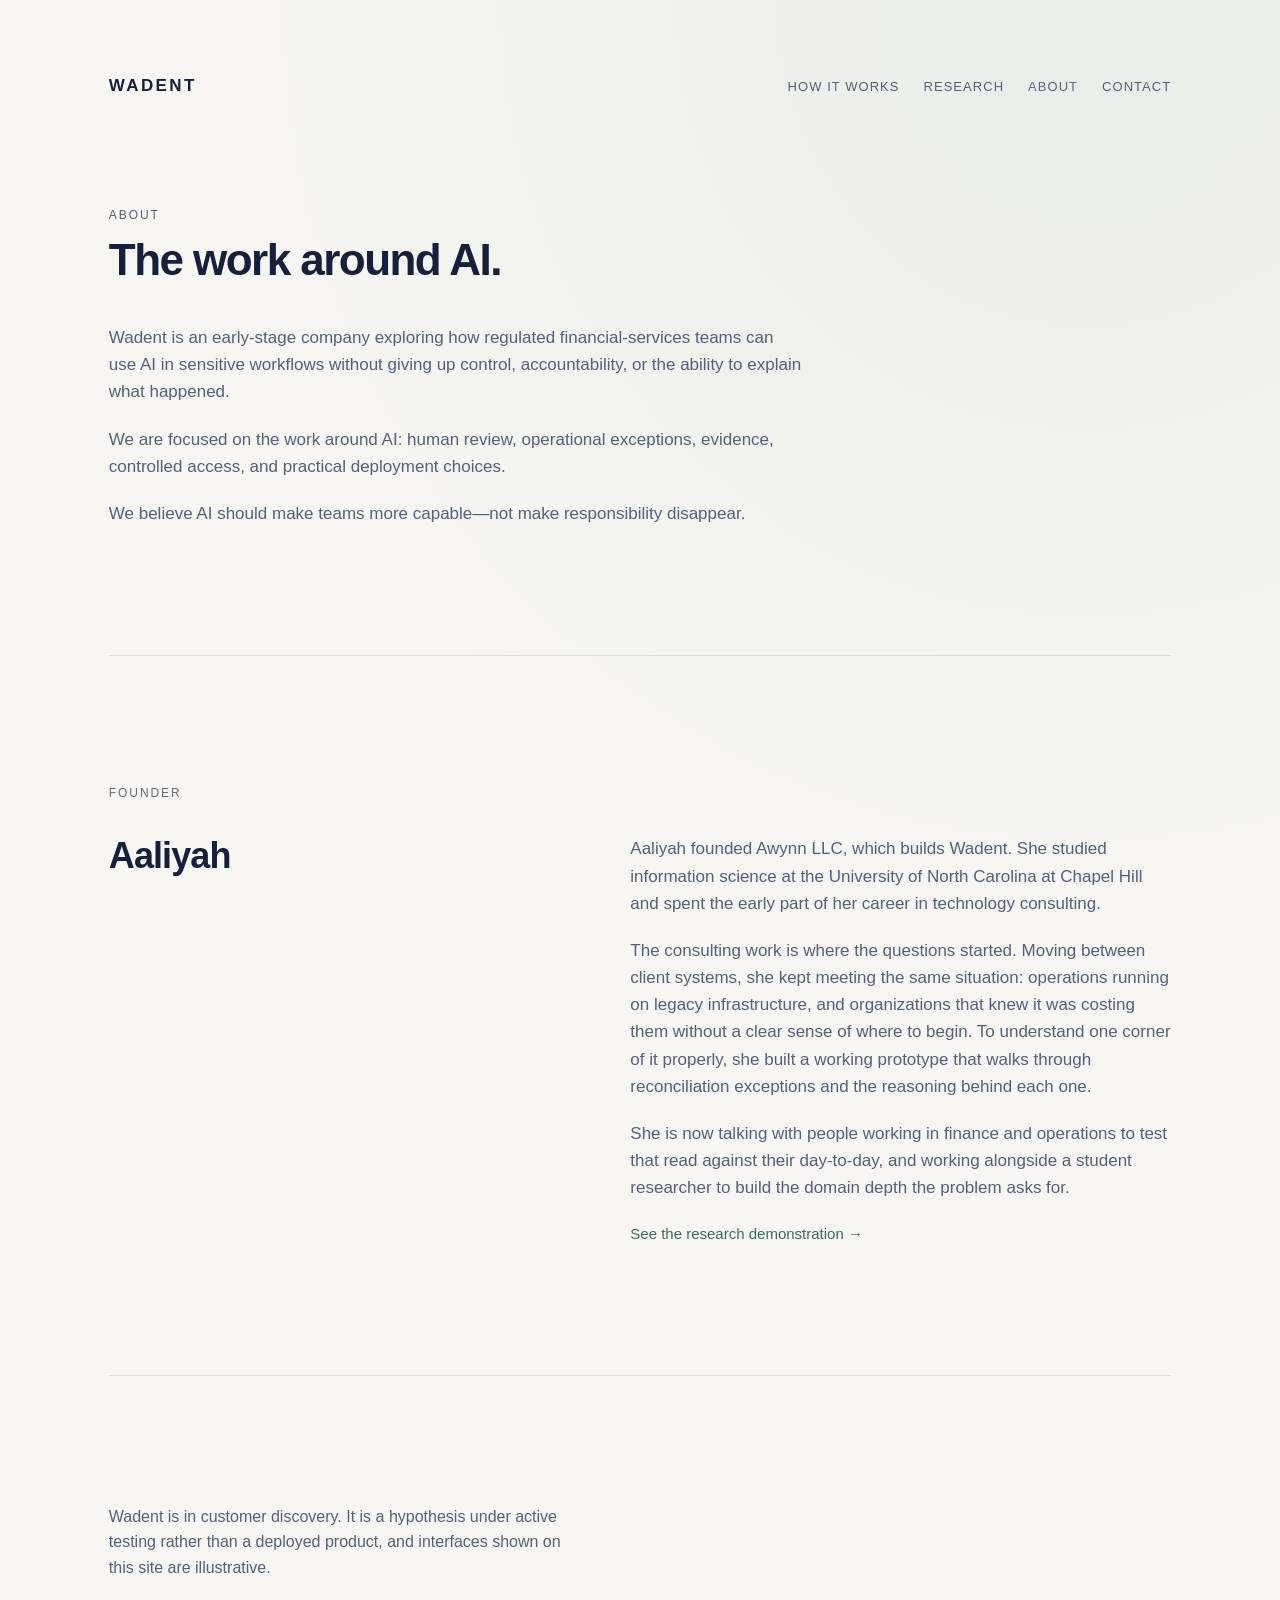
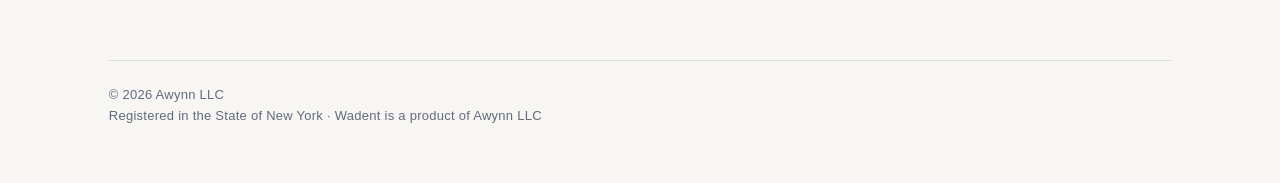
<file: about.html>
<!DOCTYPE html>
<html lang="en">
<head>
<meta charset="utf-8">
<meta name="viewport" content="width=device-width, initial-scale=1">
<title>About &mdash; Wadent</title>
<meta name="description" content="Wadent is an early-stage company exploring how regulated financial-services teams can use AI in sensitive workflows without giving up control or accountability.">
<meta name="robots" content="noindex, nofollow">
<meta property="og:title" content="About &mdash; Wadent">
<meta property="og:description" content="An early-stage company exploring control and accountability around AI in regulated workflows.">
<meta property="og:type" content="website">
<link rel="icon" href="data:image/svg+xml,<svg xmlns='http://www.w3.org/2000/svg' viewBox='0 0 32 32'><rect width='32' height='32' rx='6' fill='%231b2434'/><text x='16' y='22' font-family='Helvetica,Arial,sans-serif' font-size='16' font-weight='600' fill='%23f7f6f3' text-anchor='middle'>W</text></svg>">
<link rel="stylesheet" href="styles.css">
</head>
<body>
  <div class="page page--wide">
    <header class="masthead">
      <a class="wordmark" href="./">Wadent</a>
      <nav class="nav">
        <a href="./#how-it-works">How it works</a>
        <a href="research.html">Research</a>
        <span class="nav-current" aria-current="page">About</span>
        <a href="./#contact">Contact</a>
      </nav>
    </header>

    <main>
      <section class="section section--hero">
        <p class="eyebrow">About</p>
        <h1 class="display display--sm">The work around AI.</h1>

        <div class="prose prose--wide">
          <p>Wadent is an early-stage company exploring how regulated financial-services teams
          can use AI in sensitive workflows without giving up control, accountability, or the
          ability to explain what happened.</p>

          <p>We are focused on the work around AI: human review, operational exceptions,
          evidence, controlled access, and practical deployment choices.</p>

          <p>We believe AI should make teams more capable&mdash;not make responsibility
          disappear.</p>
        </div>
      </section>

      <section class="section">
        <p class="section-label">Founder</p>
        <div class="split">
          <h2 class="heading">Aaliyah</h2>
          <div class="prose">
            <p>Aaliyah founded Awynn LLC, which builds Wadent. She studied information science at
            the University of North Carolina at Chapel Hill and spent the early part of her career
            in technology consulting.</p>

            <p>The consulting work is where the questions started. Moving between client systems,
            she kept meeting the same situation: operations running on legacy infrastructure, and
            organizations that knew it was costing them without a clear sense of where to begin.
            To understand one corner of it properly, she built a working prototype that walks
            through reconciliation exceptions and the reasoning behind each one.</p>

            <p>She is now talking with people working in finance and operations to test that read
            against their day-to-day, and working alongside a student researcher to build the
            domain depth the problem asks for.</p>

            <p class="cta-line"><a class="cta" href="research.html">See the research demonstration <span aria-hidden="true">&rarr;</span></a></p>
          </div>
        </div>
      </section>

      <section class="section section--notes">
        <p class="prose-single">Wadent is in customer discovery. It is a hypothesis under active
        testing rather than a deployed product, and interfaces shown on this site are
        illustrative.</p>
      </section>
    </main>

    <footer class="footer">
      <p class="footer-legal">&copy; 2026 Awynn LLC</p>
      <p class="footer-meta">Registered in the State of New York &middot; Wadent is a product of Awynn LLC</p>
    </footer>
  </div>

  <script src="site.js"></script>
</body>
</html>
</file>
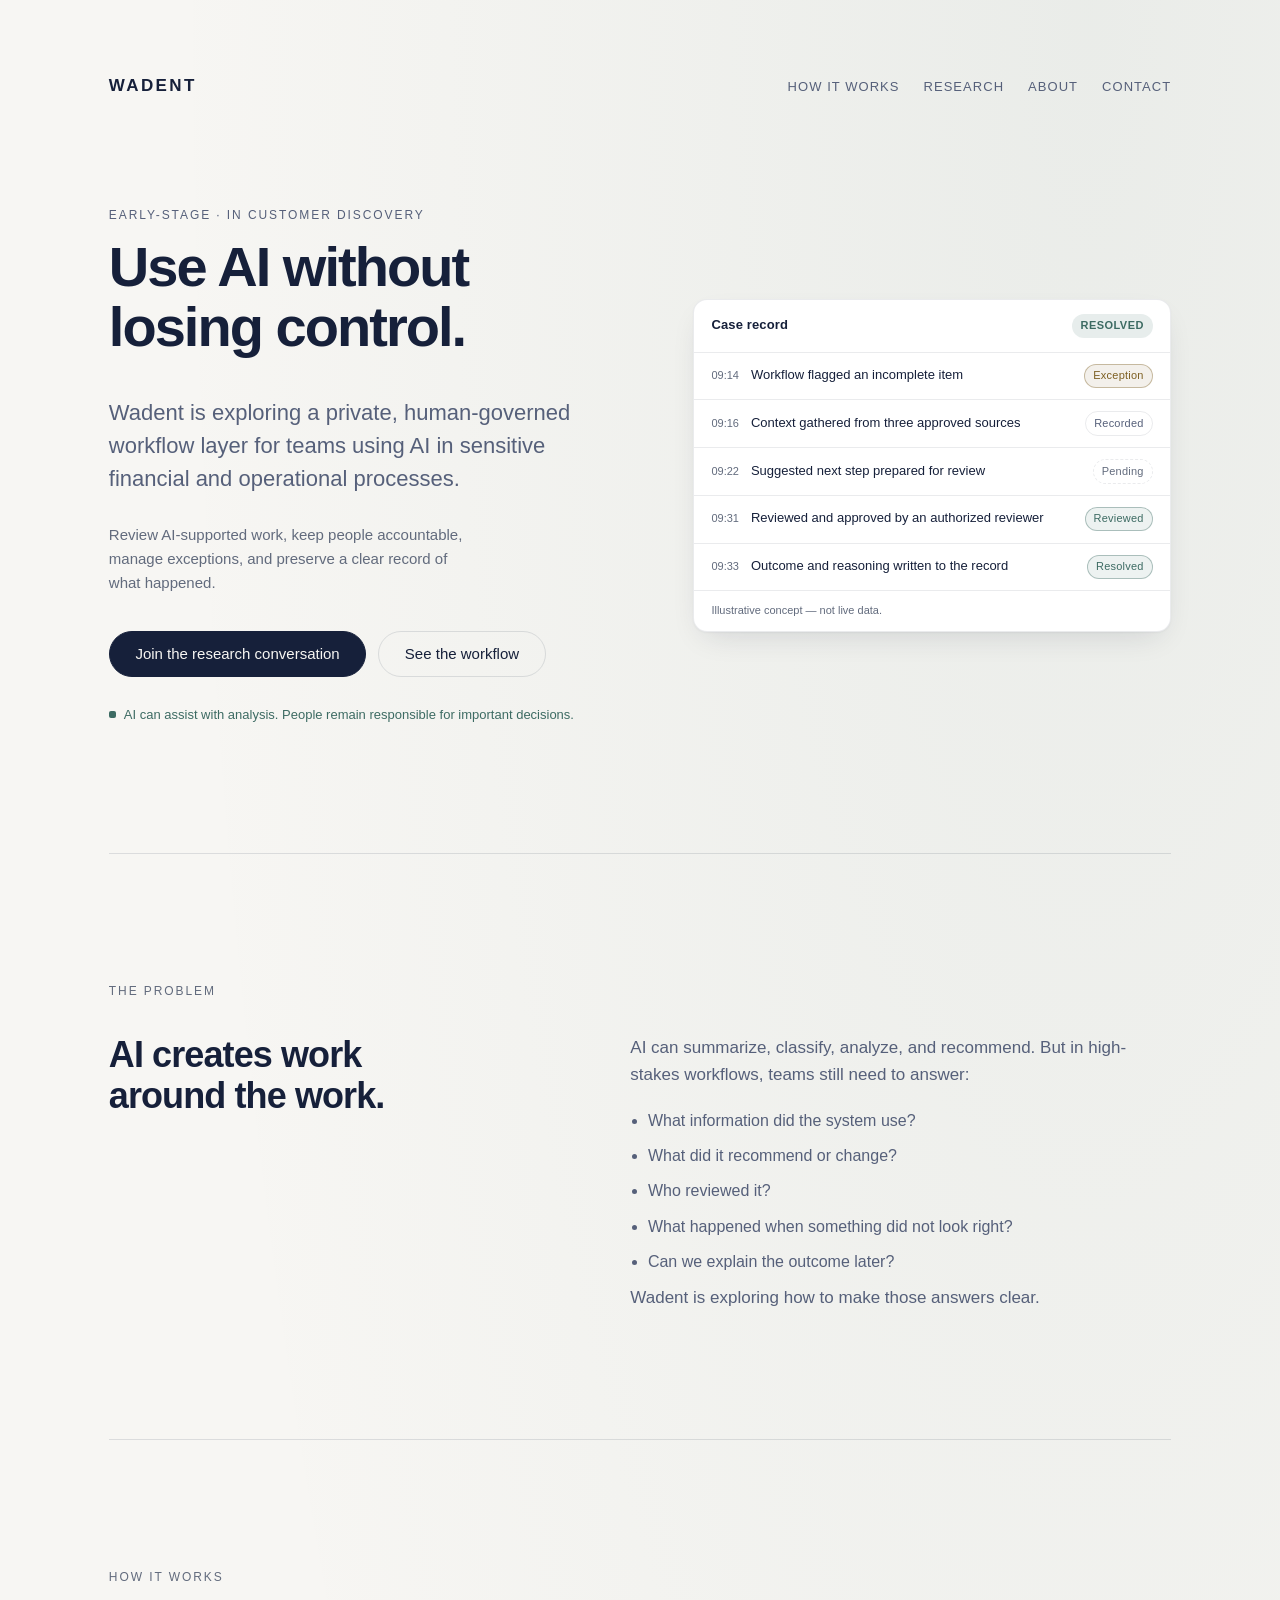
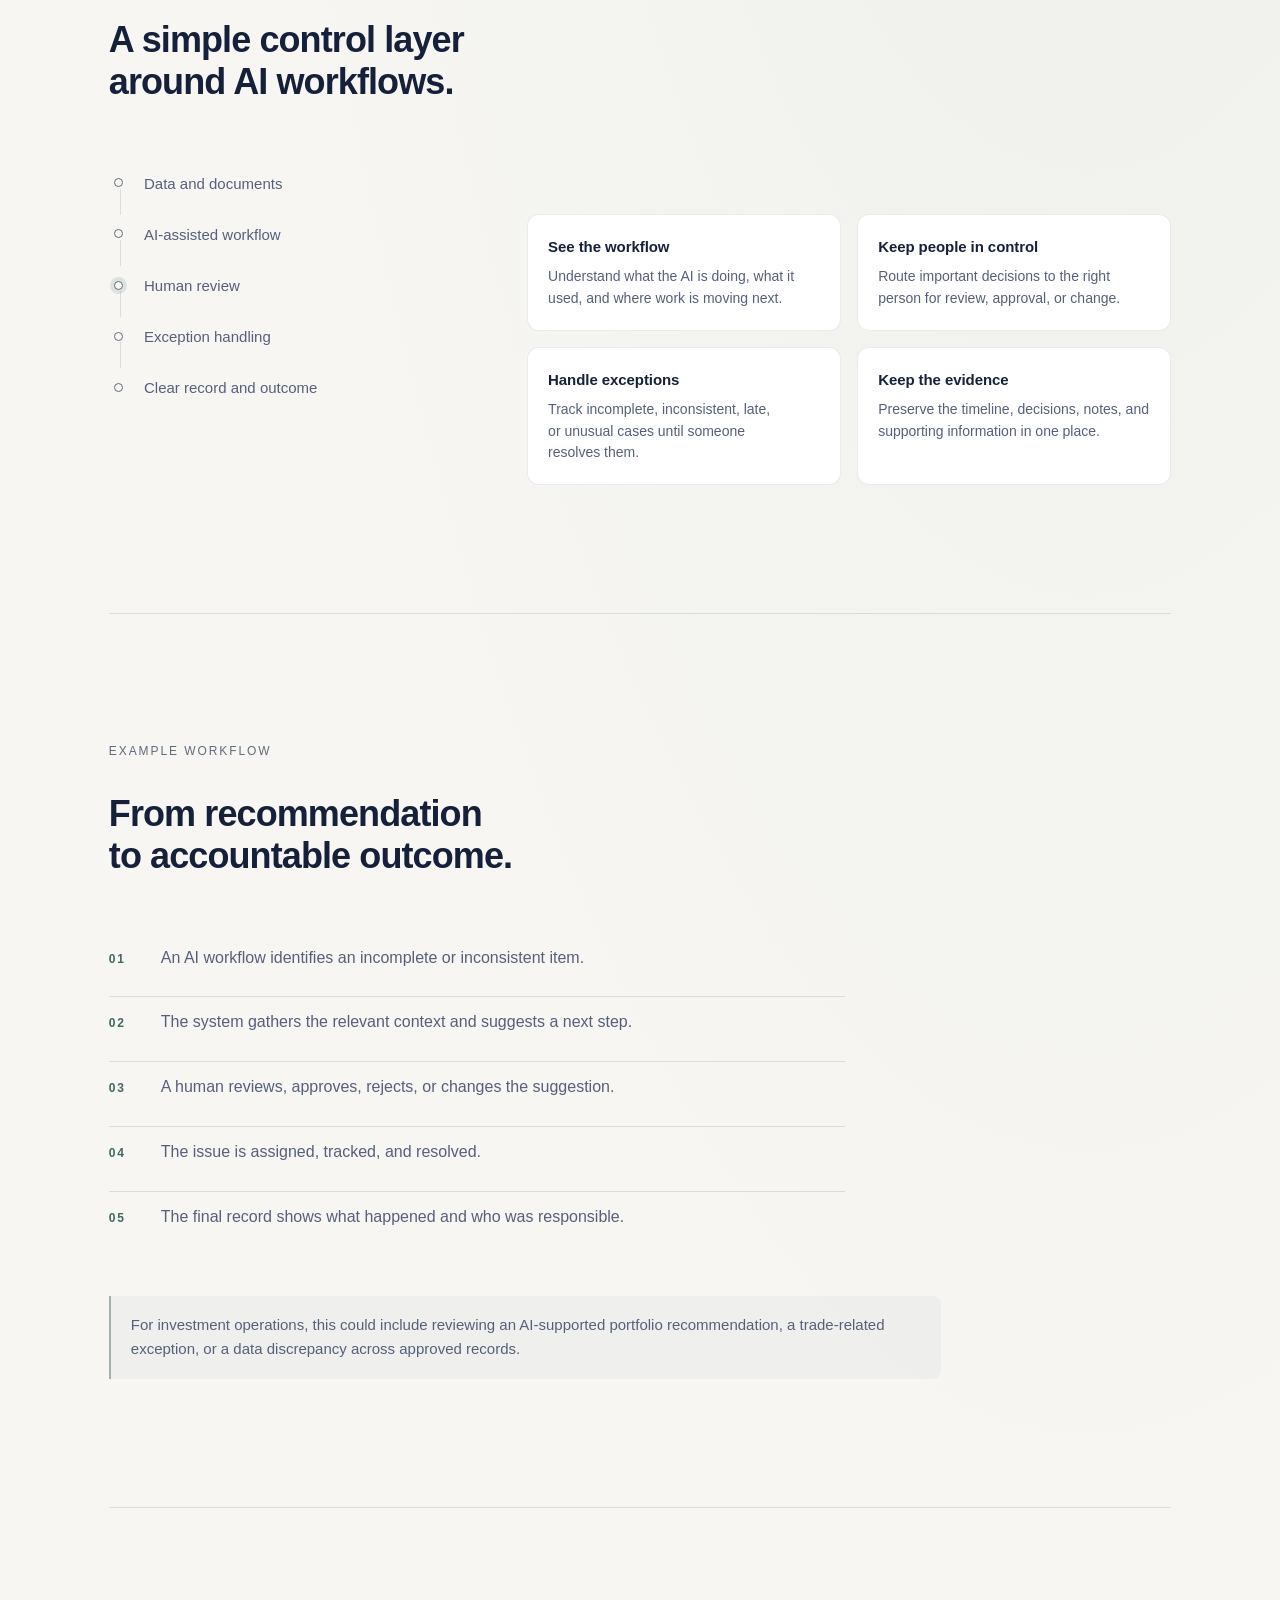
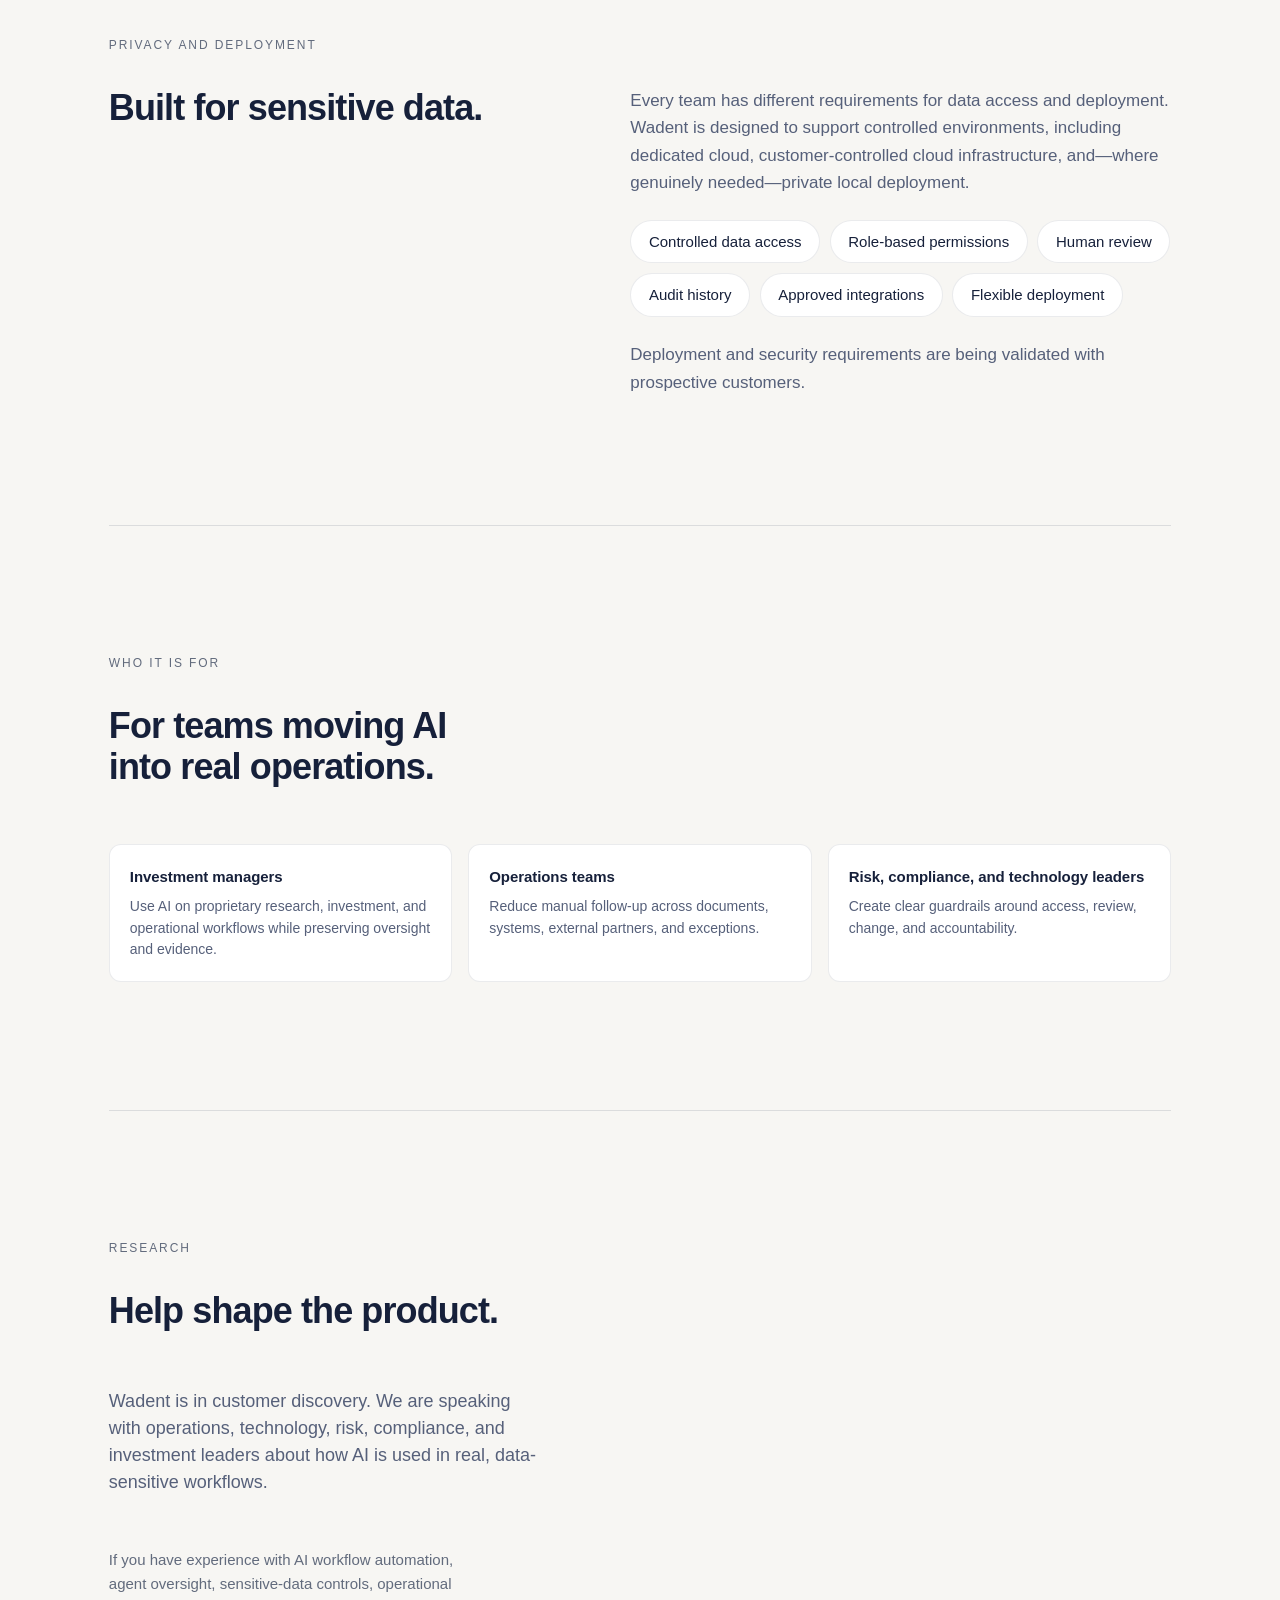
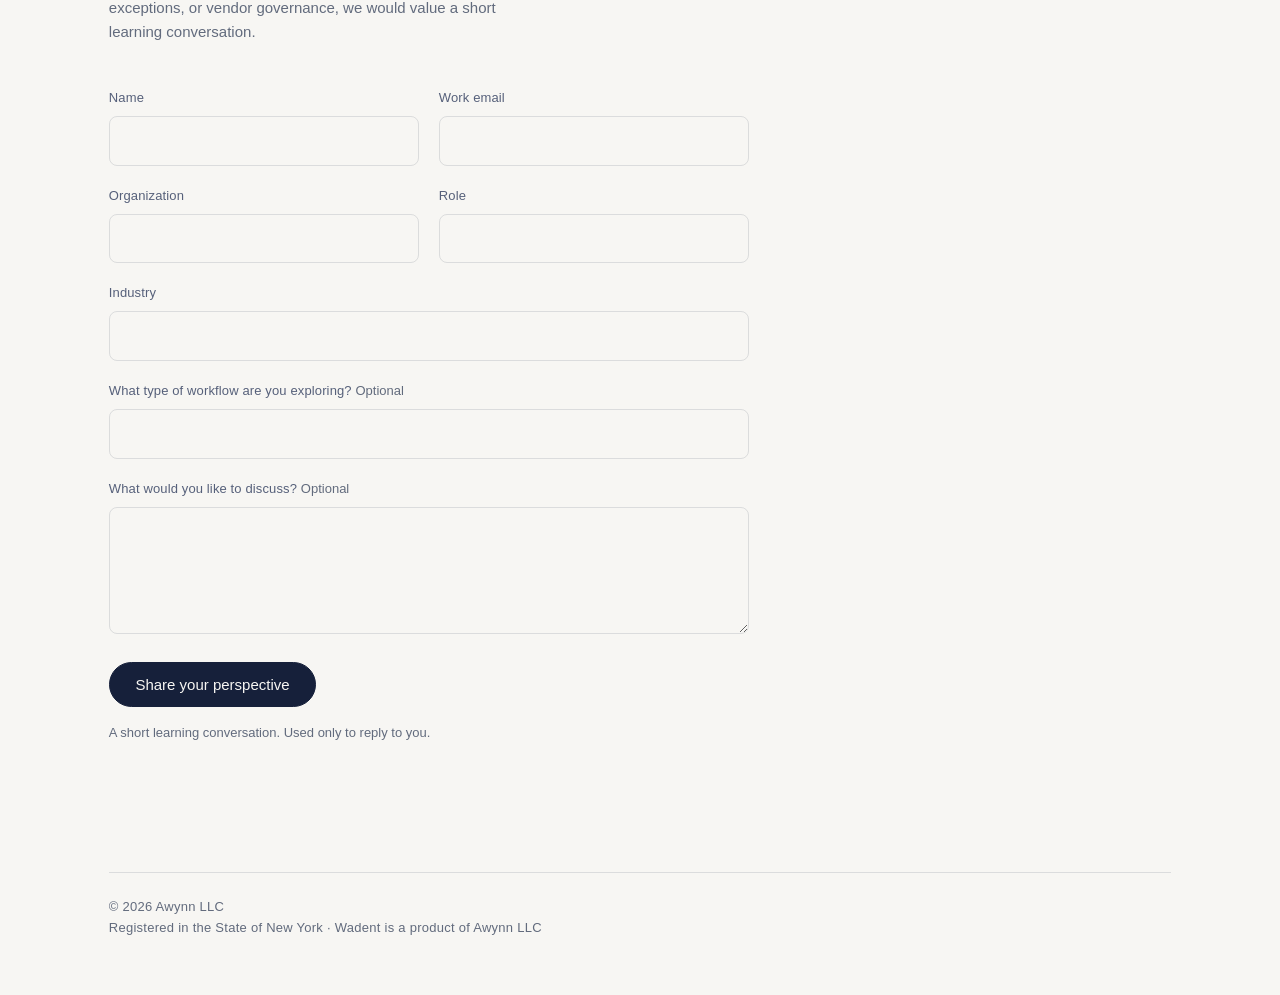
<file: overview.html>
<!DOCTYPE html>
<html lang="en">
<head>
<meta charset="utf-8">
<meta name="viewport" content="width=device-width, initial-scale=1">
<title>Wadent</title>
<meta name="robots" content="noindex, nofollow">
<link rel="canonical" href="./">
<meta http-equiv="refresh" content="0; url=./">
<link rel="stylesheet" href="styles.css">
</head>
<body>
  <div class="page">
    <main class="content">
      <p class="eyebrow">Moved</p>
      <p class="lede">This page is now the Wadent home page.
      <a href="./">Continue &rarr;</a></p>
    </main>
  </div>
  <script>location.replace('./');</script>
</body>
</html>
</file>
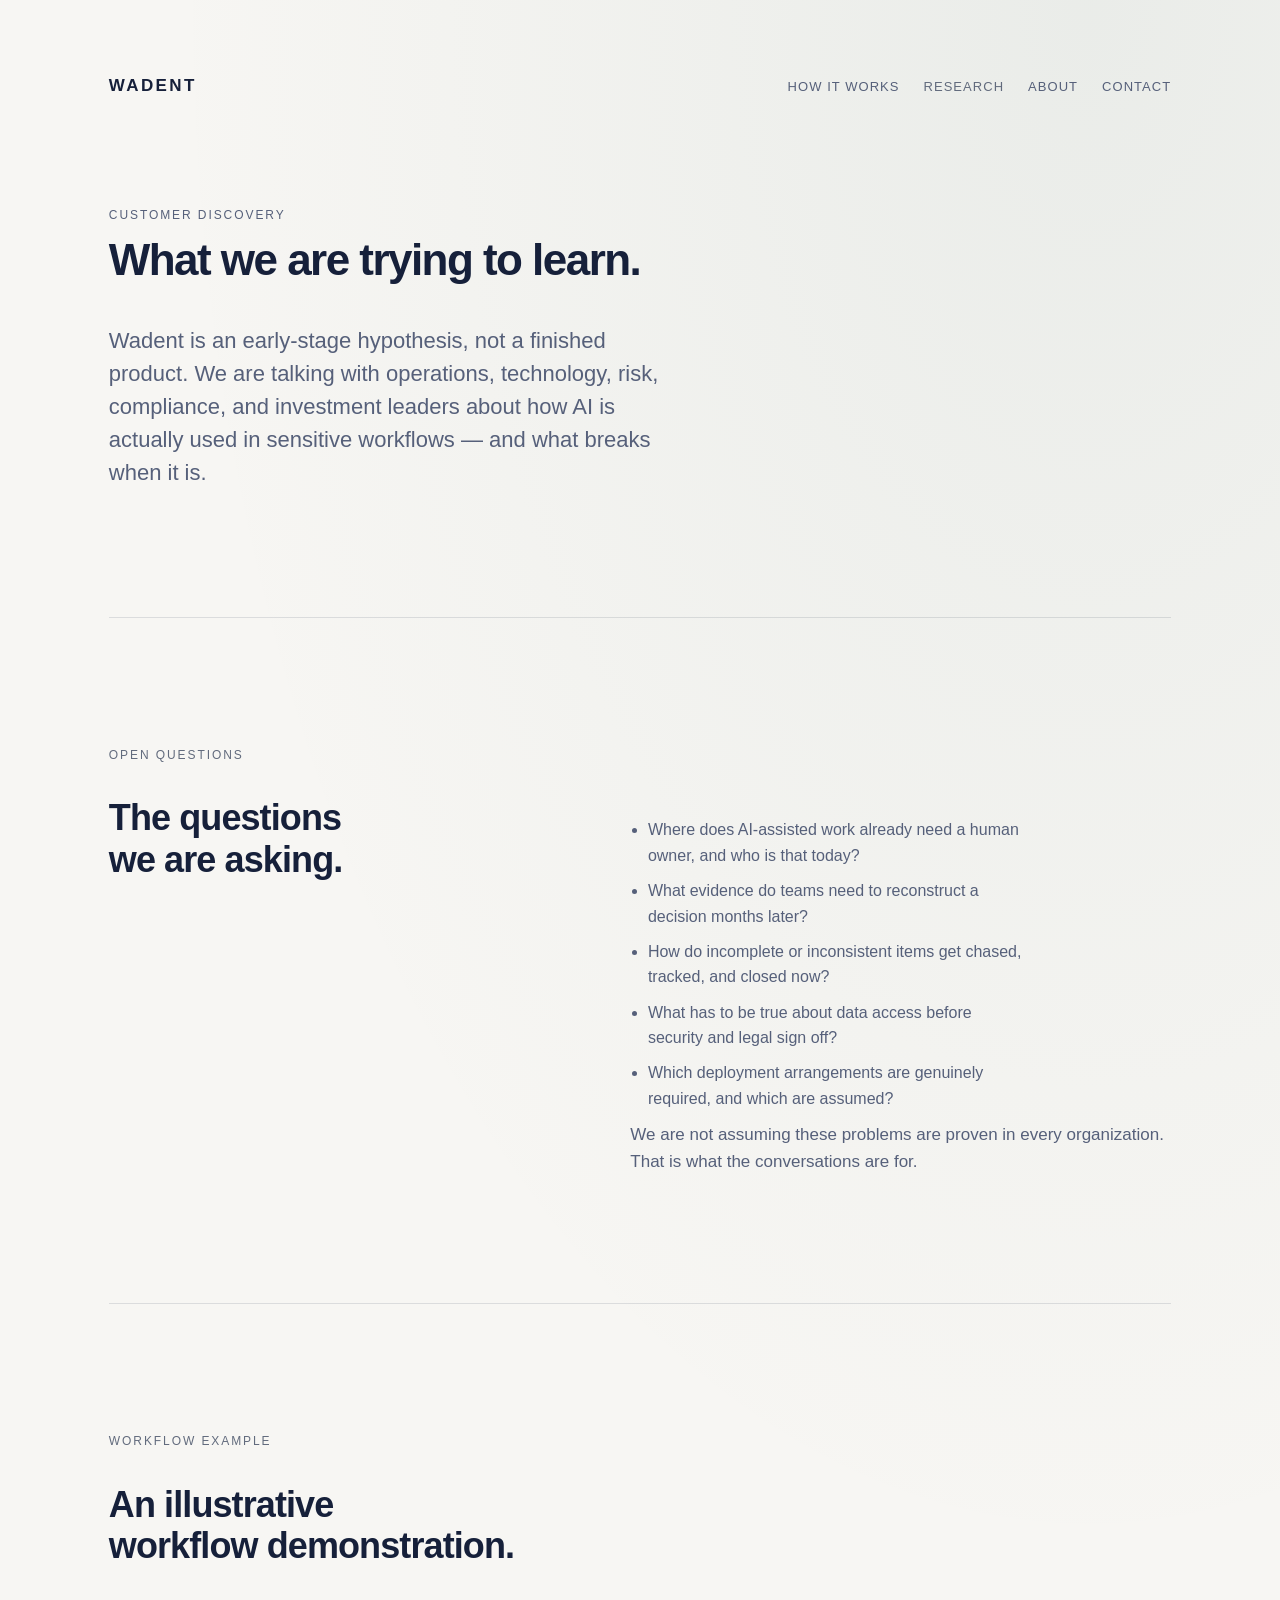
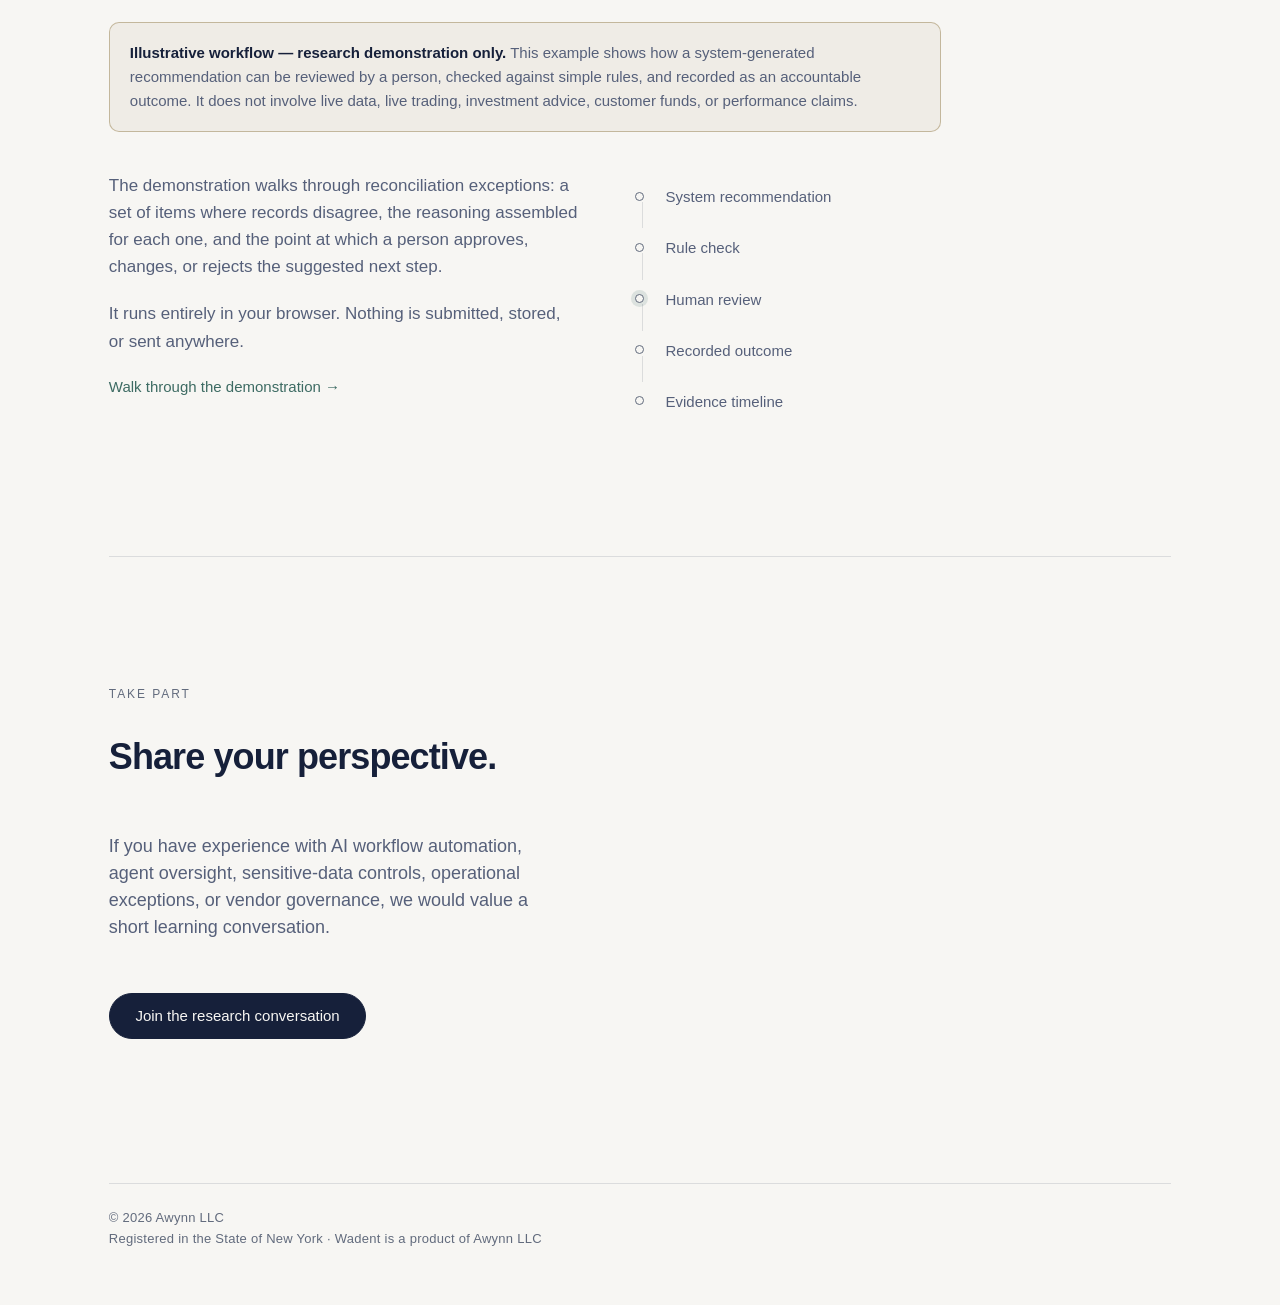
<file: research.html>
<!DOCTYPE html>
<html lang="en">
<head>
<meta charset="utf-8">
<meta name="viewport" content="width=device-width, initial-scale=1">
<title>Research &mdash; Wadent</title>
<meta name="description" content="Wadent is in customer discovery. An illustrative workflow demonstration and an open invitation to a short learning conversation.">
<meta name="robots" content="noindex, nofollow">
<meta property="og:title" content="Research &mdash; Wadent">
<meta property="og:description" content="Customer discovery, and an illustrative workflow demonstration.">
<meta property="og:type" content="website">
<link rel="icon" href="data:image/svg+xml,<svg xmlns='http://www.w3.org/2000/svg' viewBox='0 0 32 32'><rect width='32' height='32' rx='6' fill='%231b2434'/><text x='16' y='22' font-family='Helvetica,Arial,sans-serif' font-size='16' font-weight='600' fill='%23f7f6f3' text-anchor='middle'>W</text></svg>">
<link rel="stylesheet" href="styles.css">
</head>
<body>
  <div class="page page--wide">
    <header class="masthead">
      <a class="wordmark" href="./">Wadent</a>
      <nav class="nav">
        <a href="./#how-it-works">How it works</a>
        <span class="nav-current" aria-current="page">Research</span>
        <a href="about.html">About</a>
        <a href="./#contact">Contact</a>
      </nav>
    </header>

    <main>
      <section class="section section--hero">
        <p class="eyebrow">Customer discovery</p>
        <h1 class="display display--sm">What we are trying to learn.</h1>
        <p class="lede">Wadent is an early-stage hypothesis, not a finished product. We are
        talking with operations, technology, risk, compliance, and investment leaders about how
        AI is actually used in sensitive workflows &mdash; and what breaks when it is.</p>
      </section>

      <section class="section">
        <p class="section-label">Open questions</p>
        <div class="split">
          <h2 class="heading">The questions we are asking.</h2>
          <div class="prose">
            <ul class="bullets">
              <li>Where does AI-assisted work already need a human owner, and who is that today?</li>
              <li>What evidence do teams need to reconstruct a decision months later?</li>
              <li>How do incomplete or inconsistent items get chased, tracked, and closed now?</li>
              <li>What has to be true about data access before security and legal sign off?</li>
              <li>Which deployment arrangements are genuinely required, and which are assumed?</li>
            </ul>
            <p>We are not assuming these problems are proven in every organization. That is what
            the conversations are for.</p>
          </div>
        </div>
      </section>

      <section class="section">
        <p class="section-label">Workflow example</p>
        <h2 class="heading">An illustrative workflow demonstration.</h2>

        <p class="notice"><strong>Illustrative workflow &mdash; research demonstration only.</strong>
        This example shows how a system-generated recommendation can be reviewed by a person,
        checked against simple rules, and recorded as an accountable outcome. It does not involve
        live data, live trading, investment advice, customer funds, or performance claims.</p>

        <div class="split">
          <div class="prose">
            <p>The demonstration walks through reconciliation exceptions: a set of items where
            records disagree, the reasoning assembled for each one, and the point at which a
            person approves, changes, or rejects the suggested next step.</p>
            <p>It runs entirely in your browser. Nothing is submitted, stored, or sent anywhere.</p>
            <p class="cta-line"><a class="cta" href="demo/">Walk through the demonstration <span aria-hidden="true">&rarr;</span></a></p>
          </div>

          <ol class="pipeline">
            <li>System recommendation</li>
            <li>Rule check</li>
            <li class="pipeline-human">Human review</li>
            <li>Recorded outcome</li>
            <li>Evidence timeline</li>
          </ol>
        </div>
      </section>

      <section class="section section--form">
        <p class="section-label">Take part</p>
        <h2 class="heading">Share your perspective.</h2>
        <p class="lede lede--sm">If you have experience with AI workflow automation, agent
        oversight, sensitive-data controls, operational exceptions, or vendor governance, we would
        value a short learning conversation.</p>
        <p><a class="btn btn--primary" href="./#contact">Join the research conversation</a></p>
      </section>
    </main>

    <footer class="footer">
      <p class="footer-legal">&copy; 2026 Awynn LLC</p>
      <p class="footer-meta">Registered in the State of New York &middot; Wadent is a product of Awynn LLC</p>
    </footer>
  </div>

  <script src="site.js"></script>
</body>
</html>
</file>
<file: styles.css>
/* Awynn — stealth page
   Palette: off-white ground, navy ink, muted slate for secondary text. */

:root {
  --ground:        #f7f6f3;
  --ink:           #16203a;
  --ink-muted:     #56607a;
  --ink-faint:     #626b7d;
  --rule:          rgba(22, 32, 58, 0.12);
  --accent:        #3d6b63;

  --measure:       36rem;
  --gutter:        clamp(1.5rem, 6vw, 5rem);
  --font: -apple-system, BlinkMacSystemFont, "Segoe UI", Roboto,
          "Helvetica Neue", Helvetica, Arial, sans-serif;
}

@media (prefers-color-scheme: dark) {
  :root {
    --ground:    #12161f;
    --ink:       #eceae5;
    --ink-muted: #9aa3b5;
    --ink-faint: #838b9e;
    --rule:      rgba(236, 234, 229, 0.14);
    --accent:    #7fb3a7;
  }}

*, *::before, *::after { box-sizing: border-box; }

html { -webkit-text-size-adjust: 100%; }

body {
  margin: 0;
  background: var(--ground);
  color: var(--ink);
  font-family: var(--font);
  font-size: 16px;
  line-height: 1.6;
  -webkit-font-smoothing: antialiased;
  -moz-osx-font-smoothing: grayscale;
}

/* ---------- layout ---------- */

.page {
  min-height: 100vh;
  min-height: 100svh;
  display: flex;
  flex-direction: column;
  padding: clamp(2rem, 5vw, 3.5rem) var(--gutter);
  max-width: 68rem;
  margin: 0 auto;
}

/* The middle band grows so the footer stays at the bottom on short pages. */
.page > main, .page > .content { flex: 1 1 auto; }

.masthead {
  display: flex;
  align-items: baseline;
  justify-content: space-between;
  gap: 1.5rem;
}

.content {
  display: flex;
  flex-direction: column;
  justify-content: center;
  max-width: var(--measure);
  padding: clamp(3rem, 12vh, 7rem) 0;
}

.footer {
  border-top: 1px solid var(--rule);
  padding-top: 1.5rem;
}

/* ---------- type ---------- */

.wordmark {
  font-size: 1.0625rem;
  font-weight: 600;
  letter-spacing: 0.14em;
  text-transform: uppercase;
  color: var(--ink);
  text-decoration: none;
}

.nav {
  display: flex;
  gap: 1.5rem;
  font-size: 0.8125rem;
  letter-spacing: 0.08em;
  text-transform: uppercase;
}

.nav a {
  color: var(--ink-muted);
  text-decoration: none;
  transition: color 160ms ease;
}

.nav a:hover, .nav a:focus-visible { color: var(--ink); }

.nav-current { color: var(--ink-faint); }

.eyebrow {
  margin: 0 0 0.75rem;
  font-size: 0.75rem;
  font-weight: 500;
  letter-spacing: 0.16em;
  text-transform: uppercase;
  color: var(--ink-muted);
}

.prose p {
  margin: 0 0 1.25rem;
  max-width: 34rem;
  font-size: clamp(1rem, 2.2vw, 1.0625rem);
  color: var(--ink-muted);
  text-wrap: pretty;
}

.prose p:last-child { margin-bottom: 0; }

.note {
  margin: clamp(1.75rem, 4vw, 2.25rem) 0 0;
  max-width: 30rem;
  font-size: clamp(1rem, 2.2vw, 1.0625rem);
  color: var(--ink-muted);
  text-wrap: pretty;
}

.contact {
  margin: 0.75rem 0 0;
  font-size: 1rem;
}

/* Without an investor note above it, the contact needs its own breathing room. */
.content--doc .contact { margin-top: clamp(2.5rem, 6vw, 3.5rem); }

.contact a {
  color: var(--ink);
  text-decoration: none;
  border-bottom: 1px solid var(--rule);
  padding-bottom: 2px;
  transition: border-color 160ms ease, color 160ms ease;
}

.contact a[href] { cursor: pointer; }

.contact a[href]:hover, .contact a:focus-visible {
  color: var(--accent);
  border-bottom-color: var(--accent);
}

.footer p {
  margin: 0;
  font-size: 0.8125rem;
  letter-spacing: 0.02em;
  color: var(--ink-faint);
}

.footer-meta { margin-top: 0.4rem; }

/* ---------- a11y ---------- */

:focus-visible {
  outline: 2px solid var(--accent);
  outline-offset: 4px;
  border-radius: 2px;
}

@media (prefers-reduced-motion: reduce) {
  * { transition-duration: 0.01ms !important; }}

/* Keep the second sentence of the tagline on its own line on wider screens. */
@media (min-width: 40rem) {
  .tagline-break { display: block; }
}

/* ==========================================================================
   Overview page — sectioned long-form layout
   ========================================================================== */

.page--wide { max-width: 76rem; }

.section {
  padding: clamp(4rem, 11vw, 8rem) 0;
  border-top: 1px solid var(--rule);
}

.section:first-child { border-top: 0; }

.section--hero {
  padding-top: clamp(3rem, 10vh, 6rem);
  padding-bottom: clamp(4rem, 12vw, 8rem);
}

.section-label {
  margin: 0 0 clamp(1.5rem, 3vw, 2rem);
  font-size: 0.75rem;
  font-weight: 500;
  letter-spacing: 0.16em;
  text-transform: uppercase;
  color: var(--ink-faint);
}

.display {
  margin: 0 0 clamp(1.75rem, 4vw, 2.5rem);
  max-width: 20ch;
  font-size: clamp(2.25rem, 7vw, 4.25rem);
  font-weight: 600;
  line-height: 1.06;
  letter-spacing: -0.035em;
  text-wrap: balance;
}

.heading {
  margin: 0;
  max-width: 22ch;
  font-size: clamp(1.5rem, 3.6vw, 2.25rem);
  font-weight: 600;
  line-height: 1.15;
  letter-spacing: -0.025em;
  text-wrap: balance;
}

.lede {
  margin: 0;
  max-width: 46ch;
  font-size: clamp(1.0625rem, 2.4vw, 1.375rem);
  line-height: 1.5;
  color: var(--ink-muted);
  text-wrap: pretty;
}

.lede--sm { font-size: clamp(1rem, 2.2vw, 1.125rem); }

/* Heading left, body right — collapses to a single column on narrow screens. */
.split {
  display: grid;
  gap: clamp(1.75rem, 4vw, 4rem);
  align-items: start;
}

@media (min-width: 52rem) {
  .split { grid-template-columns: minmax(0, 1fr) minmax(0, 1.15fr); }
  .section .heading + .steps { margin-top: clamp(2.5rem, 5vw, 3.5rem); }}

.section .section-label + .heading { margin-bottom: clamp(2.5rem, 5vw, 3.5rem); }
.section .split .heading { margin-bottom: 0; }

.steps {
  display: grid;
  gap: clamp(2rem, 4vw, 3rem);
  margin: clamp(2.5rem, 5vw, 3.5rem) 0 0;
  padding: 0;
  list-style: none;
  counter-reset: step;
}

@media (min-width: 52rem) {
  .steps { grid-template-columns: repeat(3, minmax(0, 1fr)); }}

.step-num {
  display: block;
  margin-bottom: 0.85rem;
  font-size: 0.75rem;
  font-weight: 600;
  letter-spacing: 0.14em;
  color: var(--accent);
  font-variant-numeric: tabular-nums;
}

.steps h3 {
  margin: 0 0 0.6rem;
  font-size: 1.125rem;
  font-weight: 600;
  letter-spacing: -0.01em;
}

.steps p {
  margin: 0;
  max-width: 34ch;
  color: var(--ink-muted);
  text-wrap: pretty;
}

.footnote {
  margin: clamp(1.5rem, 3vw, 2rem) 0 0;
  max-width: 62ch;
  font-size: 0.8125rem;
  line-height: 1.65;
  color: var(--ink-faint);
  text-wrap: pretty;
}

/* ---------- prototype link ---------- */

.cta-line {
  display: flex;
  flex-wrap: wrap;
  align-items: baseline;
  gap: 0.5rem 1rem;
  margin: clamp(1.25rem, 2.5vw, 1.75rem) 0 0;
}

.cta {
  font-size: 0.9375rem;
  font-weight: 500;
  color: var(--accent);
  text-decoration: none;
  border-bottom: 1px solid transparent;
  transition: border-color 160ms ease;
}

.cta:hover { border-bottom-color: var(--accent); }
.cta span { display: inline-block; transition: transform 160ms ease; }
.cta:hover span { transform: translateX(2px); }

.prose-single {
  margin: 0;
  max-width: 52ch;
  color: var(--ink-muted);
  text-wrap: pretty;
}

/* ---------- form ---------- */

.section--form .lede { margin-bottom: clamp(2.5rem, 5vw, 3.25rem); }

.form { max-width: 40rem; }

.field-row {
  display: grid;
  gap: 1.25rem;
}

@media (min-width: 40rem) {
  .field-row { grid-template-columns: repeat(2, minmax(0, 1fr)); }}

.field { margin: 0 0 1.25rem; }

.field label {
  display: block;
  margin-bottom: 0.45rem;
  font-size: 0.8125rem;
  font-weight: 500;
  letter-spacing: 0.01em;
  color: var(--ink-muted);
}

.field input, .field textarea {
  width: 100%;
  padding: 0.7rem 0.85rem;
  font: inherit;
  font-size: 1rem;
  color: var(--ink);
  background: transparent;
  border: 1px solid var(--rule);
  border-radius: 8px;
  transition: border-color 160ms ease;
}

.field textarea { resize: vertical; min-height: 6rem; }

.field input:hover, .field textarea:hover { border-color: var(--ink-faint); }

.field input:focus, .field textarea:focus {
  outline: none;
  border-color: var(--accent);
  box-shadow: 0 0 0 3px color-mix(in srgb, var(--accent) 14%, transparent);
}

/* Off-screen rather than display:none — bots read the DOM, not the CSS. */
.gotcha {
  position: absolute;
  left: -9999px;
  width: 1px;
  height: 1px;
  overflow: hidden;
}

.form-note {
  margin: 1rem 0 0;
  font-size: 0.8125rem;
  color: var(--ink-faint);
}

/* ---------- references ---------- */

.section--notes { padding-bottom: clamp(3rem, 7vw, 5rem); }

/* ==========================================================================
   Depth, motion, and the hero product panel
   ========================================================================== */

:root {
  --ground-blur:  rgba(247, 246, 243, 0.82);
  --warn:         #7d5f22;   /* 5.50:1 on --ground */
  --panel:        #ffffff;
  --panel-rule:   rgba(22, 32, 58, 0.09);
  --panel-shadow: 0 1px 2px rgba(22, 32, 58, 0.04),
                  0 12px 32px -12px rgba(22, 32, 58, 0.16);
  --wash:         radial-gradient(120% 90% at 85% 0%,
                    rgba(61, 107, 99, 0.07) 0%, transparent 60%);
}

@media (prefers-color-scheme: dark) {
  :root {
    --ground-blur:  rgba(18, 22, 31, 0.86);
    --warn:         #d9b168;   /* 9.00:1 on --ground */
    --panel:        #1a1f2b;
    --panel-rule:   rgba(236, 234, 229, 0.10);
    --panel-shadow: 0 1px 2px rgba(0, 0, 0, 0.3),
                    0 16px 40px -16px rgba(0, 0, 0, 0.6);
    --wash:         radial-gradient(120% 90% at 85% 0%,
                      rgba(127, 179, 167, 0.09) 0%, transparent 60%);
  }}

body { background-image: var(--wash); background-repeat: no-repeat; }

/* ---------- sticky masthead ---------- */

.masthead {
  position: sticky;
  top: 0;
  z-index: 10;
  margin: 0 calc(-1 * var(--gutter));
  padding: 1rem var(--gutter);
  border-bottom: 1px solid transparent;
  transition: border-color 200ms ease, background-color 200ms ease;
}

.masthead.is-stuck {
  background: var(--ground-blur);
  border-bottom-color: var(--rule);
  backdrop-filter: saturate(180%) blur(14px);
  -webkit-backdrop-filter: saturate(180%) blur(14px);
}

/* ---------- hero layout ---------- */

.hero-grid {
  display: grid;
  gap: clamp(2.5rem, 6vw, 4rem);
  align-items: center;
}

@media (min-width: 60rem) {
  .hero-grid { grid-template-columns: minmax(0, 1fr) minmax(0, 0.92fr); }
  .display { font-size: clamp(2.25rem, 5vw, 3.5rem); }}

/* ---------- product panel ---------- */

.panel {
  margin: 0;
  background: var(--panel);
  border: 1px solid var(--panel-rule);
  border-radius: 14px;
  box-shadow: var(--panel-shadow);
  overflow: hidden;
}

.panel-bar {
  display: flex;
  align-items: baseline;
  justify-content: space-between;
  gap: 1rem;
  padding: 0.85rem 1.1rem;
  border-bottom: 1px solid var(--panel-rule);
}

.panel-title {
  font-size: 0.8125rem;
  font-weight: 600;
  letter-spacing: 0.01em;
}

.row {
  display: flex;
  flex-wrap: wrap;
  gap: 0.5rem 1rem;
  align-items: baseline;
  justify-content: space-between;
  padding: 0.85rem 1.1rem;
  border-bottom: 1px solid var(--panel-rule);
}

.row:last-child { border-bottom: 0; }

.panel-cap {
  padding: 0.7rem 1.1rem;
  font-size: 0.6875rem;
  color: var(--ink-faint);
  border-top: 1px solid var(--panel-rule);
}

/* ---------- step cards ---------- */

@media (hover: hover) {
  .steps li {
    padding: 1.4rem;
    margin: -1.4rem;
    border-radius: 12px;
    transition: background-color 200ms ease, transform 200ms ease;
  }

  .steps li:hover {
    background: color-mix(in srgb, var(--ink) 3.5%, transparent);
    transform: translateY(-2px);
  }
}

/* ---------- scroll reveal ---------- */

.will-reveal {
  opacity: 0;
  transform: translateY(14px);
  transition: opacity 620ms cubic-bezier(0.22, 1, 0.36, 1) var(--reveal-delay, 0ms),
              transform 620ms cubic-bezier(0.22, 1, 0.36, 1) var(--reveal-delay, 0ms);
}

.will-reveal.is-in { opacity: 1; transform: none; }

@media (prefers-reduced-motion: reduce) {
  .will-reveal { opacity: 1; transform: none; transition: none; }}

/* ==========================================================================
   Landing page components
   ========================================================================== */

/* Anchor targets must clear the sticky masthead. */
[id] { scroll-margin-top: 5rem; }

.support {
  margin: clamp(1.25rem, 3vw, 1.75rem) 0 0;
  max-width: 48ch;
  font-size: 0.9375rem;
  color: var(--ink-faint);
  text-wrap: pretty;
}

/* ---------- buttons ---------- */

.btn-row {
  display: flex;
  flex-wrap: wrap;
  gap: 0.75rem;
  margin-top: clamp(1.75rem, 4vw, 2.25rem);
}

.btn {
  display: inline-block;
  padding: 0.8rem 1.6rem;
  font: inherit;
  font-size: 0.9375rem;
  font-weight: 500;
  line-height: 1.2;
  text-decoration: none;
  border-radius: 999px;
  border: 1px solid transparent;
  cursor: pointer;
  transition: opacity 160ms ease, transform 160ms ease,
              background-color 160ms ease, border-color 160ms ease;
}

.btn--primary {
  color: var(--ground);
  background: var(--ink);
  border-color: var(--ink);
}

.btn--primary:hover { opacity: 0.88; }

.btn--ghost {
  color: var(--ink);
  background: transparent;
  border-color: var(--rule);
}

.btn--ghost:hover { border-color: var(--ink-faint); }

.btn:active { transform: scale(0.985); }

.trust-line {
  display: flex;
  align-items: flex-start;
  gap: 0.5rem;
  margin: clamp(1.5rem, 3vw, 1.75rem) 0 0;
  font-size: 0.8125rem;
  font-weight: 500;
  color: var(--accent);
}

.lock {
  margin-top: 0.45em;
  width: 7px;
  height: 7px;
  border-radius: 2px;
  background: var(--accent);
  flex: none;
}

/* ---------- hero panel additions ---------- */

.state {
  padding: 0.2rem 0.55rem;
  font-size: 0.6875rem;
  font-weight: 600;
  letter-spacing: 0.04em;
  text-transform: uppercase;
  border-radius: 999px;
  white-space: nowrap;
}

/* ---------- lists ---------- */

.bullets {
  margin: 1.25rem 0 0;
  padding-left: 1.1rem;
  max-width: 44ch;
}

.bullets li {
  margin-bottom: 0.6rem;
  color: var(--ink-muted);
  text-wrap: pretty;
}

/* ---------- six-step process ---------- */

.process {
  display: grid;
  gap: clamp(1.75rem, 3.5vw, 2.5rem);
  margin: clamp(2.5rem, 5vw, 3.5rem) 0 0;
  padding: 0;
  list-style: none;
}

@media (min-width: 44rem) { .process { grid-template-columns: repeat(2, minmax(0, 1fr)); }}
@media (min-width: 68rem) { .process { grid-template-columns: repeat(3, minmax(0, 1fr)); }}

.process h3 {
  margin: 0 0 0.4rem;
  font-size: 1.0625rem;
  font-weight: 600;
  letter-spacing: -0.01em;
}

.process p {
  margin: 0;
  max-width: 32ch;
  font-size: 0.9375rem;
  color: var(--ink-muted);
}

/* ---------- worked-example flow ---------- */

.flow {
  display: grid;
  gap: 1rem;
  margin: clamp(2.5rem, 5vw, 3.5rem) 0 0;
  padding: 0;
  list-style: none;
  counter-reset: flow;
}

@media (min-width: 60rem) { .flow { grid-template-columns: repeat(4, minmax(0, 1fr)); }}

.evidence { margin: 0; padding-left: 1.1rem; }

.evidence li {
  margin-bottom: 0.5rem;
  font-size: 0.875rem;
  line-height: 1.55;
  color: var(--ink-muted);
}

/* ---------- segments ---------- */

.segments {
  display: flex;
  flex-wrap: wrap;
  gap: 0.6rem;
  margin: clamp(2rem, 4vw, 2.75rem) 0 0;
  padding: 0;
  list-style: none;
}

.segments li {
  padding: 0.55rem 1.1rem;
  font-size: 0.9375rem;
  color: var(--ink);
  background: var(--panel);
  border: 1px solid var(--panel-rule);
  border-radius: 999px;
}

/* ---------- control cards ---------- */

.cards {
  display: grid;
  gap: 1rem;
  margin: clamp(2.5rem, 5vw, 3.5rem) 0 0;
  padding: 0;
  list-style: none;
}

@media (min-width: 44rem) { .cards { grid-template-columns: repeat(2, minmax(0, 1fr)); }}
@media (min-width: 68rem) { .cards { grid-template-columns: repeat(3, minmax(0, 1fr)); }}

.cards li {
  padding: 1.25rem;
  background: var(--panel);
  border: 1px solid var(--panel-rule);
  border-radius: 12px;
}

.cards h3 {
  margin: 0 0 0.45rem;
  font-size: 0.9375rem;
  font-weight: 600;
  letter-spacing: -0.005em;
}

.cards p {
  margin: 0;
  font-size: 0.875rem;
  line-height: 1.55;
  color: var(--ink-muted);
  text-wrap: pretty;
}

.section--form .form { margin-top: clamp(2rem, 4vw, 2.75rem); }

/* ==========================================================================
   Wadent — workflow, status, and pipeline components
   ========================================================================== */

.display--sm {
  font-size: clamp(1.875rem, 4.5vw, 2.75rem);
  max-width: 24ch;
}

.prose--wide p { max-width: 44rem; }

/* ---------- status tags ---------- */

.tag {
  padding: 0.15rem 0.5rem;
  font-size: 0.6875rem;
  font-weight: 500;
  letter-spacing: 0.02em;
  color: var(--ink-muted);
  border: 1px solid var(--panel-rule);
  border-radius: 999px;
  white-space: nowrap;
}

.tag--reviewed {
  color: var(--accent);
  border-color: color-mix(in srgb, var(--accent) 38%, transparent);
  background: color-mix(in srgb, var(--accent) 9%, transparent);
}

.tag--pending {
  color: var(--ink-faint);
  border-style: dashed;
}

.tag--exception {
  color: var(--warn);
  border-color: color-mix(in srgb, var(--warn) 38%, transparent);
  background: color-mix(in srgb, var(--warn) 9%, transparent);
}

.state--resolved {
  color: var(--accent);
  background: color-mix(in srgb, var(--accent) 12%, transparent);
}

/* ---------- case timeline ---------- */

.timeline { margin: 0; padding: 0; list-style: none; }

.tl {
  display: grid;
  grid-template-columns: auto minmax(0, 1fr) auto;
  gap: 0.75rem;
  align-items: baseline;
  padding: 0.7rem 1.1rem;
  border-bottom: 1px solid var(--panel-rule);
}

.tl:last-child { border-bottom: 0; }

.tl-time {
  font-size: 0.6875rem;
  color: var(--ink-faint);
  font-variant-numeric: tabular-nums;
}

.tl-body {
  font-size: 0.8125rem;
  line-height: 1.45;
  color: var(--ink);
}

/* ---------- vertical pipeline ---------- */

.pipeline {
  margin: 0;
  padding: 0;
  list-style: none;
}

.pipeline li {
  position: relative;
  padding: 0.85rem 0 0.85rem 2.2rem;
  font-size: 0.9375rem;
  color: var(--ink-muted);
}

.pipeline li::before {
  content: "";
  position: absolute;
  left: 0.32rem;
  top: 1.25rem;
  width: 9px;
  height: 9px;
  border-radius: 50%;
  border: 1px solid var(--ink-faint);
  background: var(--ground);
}

/* Connector runs between the dots, not past the last one. */
.pipeline li:not(:last-child)::after {
  content: "";
  position: absolute;
  left: 0.73rem;
  top: 1.9rem;
  bottom: -0.35rem;
  width: 1px;
  background: var(--rule);
}

.pipeline-human {
  color: var(--ink);
  font-weight: 500;
}

.pipeline-human::before {
  border-color: var(--accent);
  background: var(--accent);
  box-shadow: 0 0 0 4px color-mix(in srgb, var(--accent) 14%, transparent);
}

.works-grid {
  display: grid;
  gap: clamp(2rem, 5vw, 3.5rem);
  margin-top: clamp(2.5rem, 5vw, 3.5rem);
  align-items: start;
}

@media (min-width: 60rem) {
  .works-grid { grid-template-columns: minmax(0, 0.72fr) minmax(0, 1.28fr); }}

/* ---------- numbered steps ---------- */

.steps-num {
  margin: clamp(2.5rem, 5vw, 3.5rem) 0 0;
  padding: 0;
  list-style: none;
  max-width: 46rem;
}

.steps-num li {
  display: grid;
  grid-template-columns: 2.75rem minmax(0, 1fr);
  gap: 0.5rem;
  align-items: baseline;
  padding: 0.85rem 0;
  border-bottom: 1px solid var(--rule);
}

.steps-num li:last-child { border-bottom: 0; }

.steps-num p {
  margin: 0;
  font-size: 1rem;
  line-height: 1.55;
  color: var(--ink-muted);
  text-wrap: pretty;
}

/* ---------- callout and notice ---------- */

.callout {
  margin: clamp(2rem, 4vw, 2.5rem) 0 0;
  padding: 1.1rem 1.25rem;
  max-width: 52rem;
  font-size: 0.9375rem;
  line-height: 1.6;
  color: var(--ink-muted);
  border-left: 2px solid color-mix(in srgb, var(--accent) 45%, transparent);
  background: color-mix(in srgb, var(--accent) 4%, transparent);
  border-radius: 0 8px 8px 0;
  text-wrap: pretty;
}

.notice {
  margin: 0 0 clamp(2rem, 4vw, 2.5rem);
  padding: 1.1rem 1.25rem;
  max-width: 52rem;
  font-size: 0.9375rem;
  line-height: 1.6;
  color: var(--ink-muted);
  border: 1px solid color-mix(in srgb, var(--warn) 38%, transparent);
  background: color-mix(in srgb, var(--warn) 6%, transparent);
  border-radius: 10px;
  text-wrap: pretty;
}

.notice strong { color: var(--ink); }

/* ---------- misc ---------- */

.cards--two { }

@media (min-width: 44rem) { .cards--two { grid-template-columns: repeat(2, minmax(0, 1fr)); }}
@media (min-width: 68rem) { .cards--two { grid-template-columns: repeat(2, minmax(0, 1fr)); }}

.segments--plain {
  margin-top: 1.5rem;
  margin-bottom: 1.5rem;
}

.opt {
  font-weight: 400;
  color: var(--ink-faint);
  letter-spacing: 0;
}

.section--form .support { margin-bottom: 0; }
</file>
